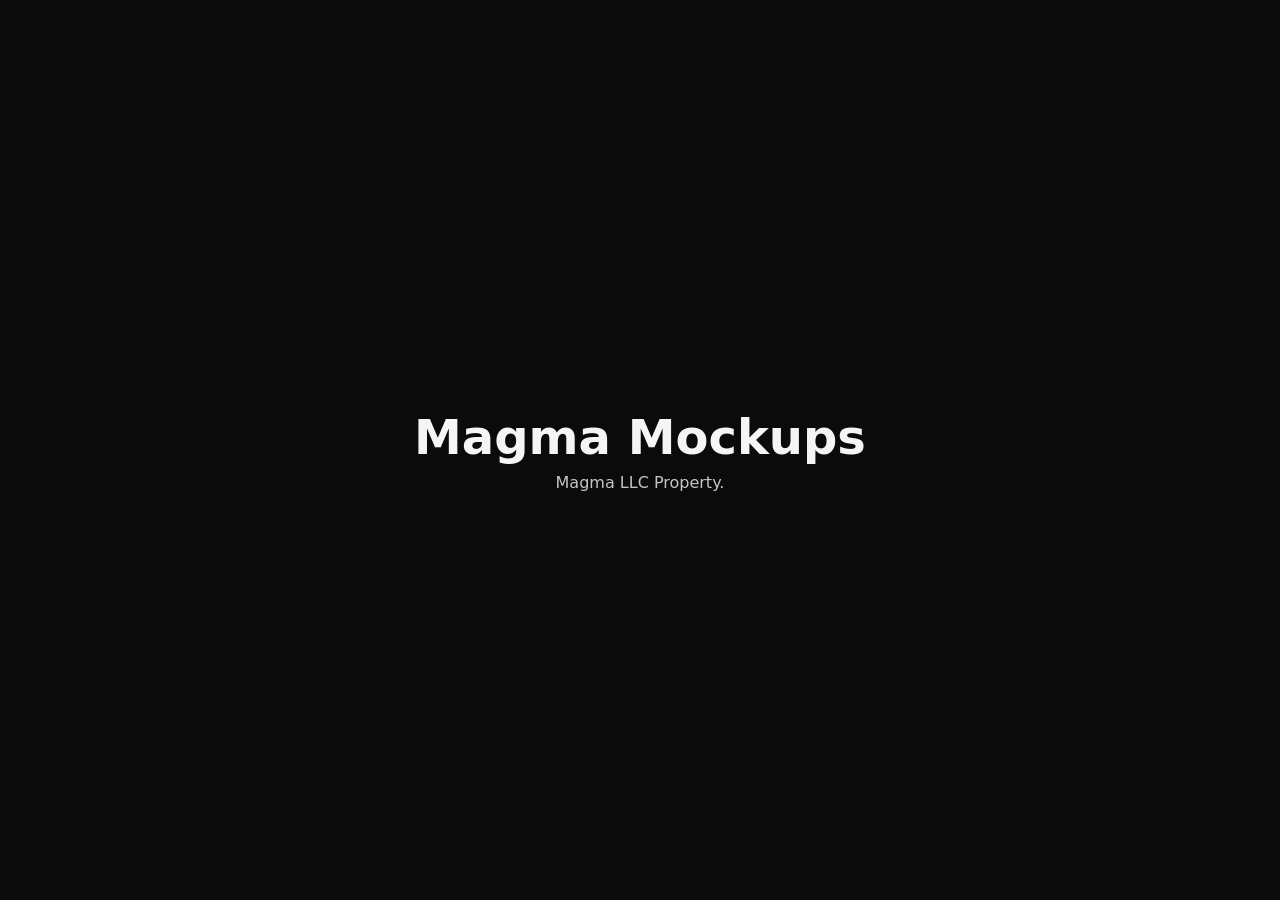
<file: index.html>
<!doctype html>
<html lang="en">
<head>
  <meta charset="utf-8">
  <meta name="viewport" content="width=device-width, initial-scale=1">
  <title>Magma Mockups</title>
  <meta name="robots" content="noindex">
  <style>
    :root { color-scheme: light dark; }
    body { font-family: system-ui, sans-serif; margin: 0; min-height: 100vh; display: grid; place-items: center; background: #0b0b0b; color: #f5f5f5; }
    main { text-align: center; padding: 2rem; }
    h1 { margin: 0 0 0.5rem; font-size: clamp(2rem, 5vw, 3rem); }
    p { margin: 0; opacity: 0.8; }
  </style>
</head>
<body>
  <main>
    <h1>Magma Mockups</h1>
    <p>Magma LLC Property.</p>
  </main>
</body>
</html>
</file>
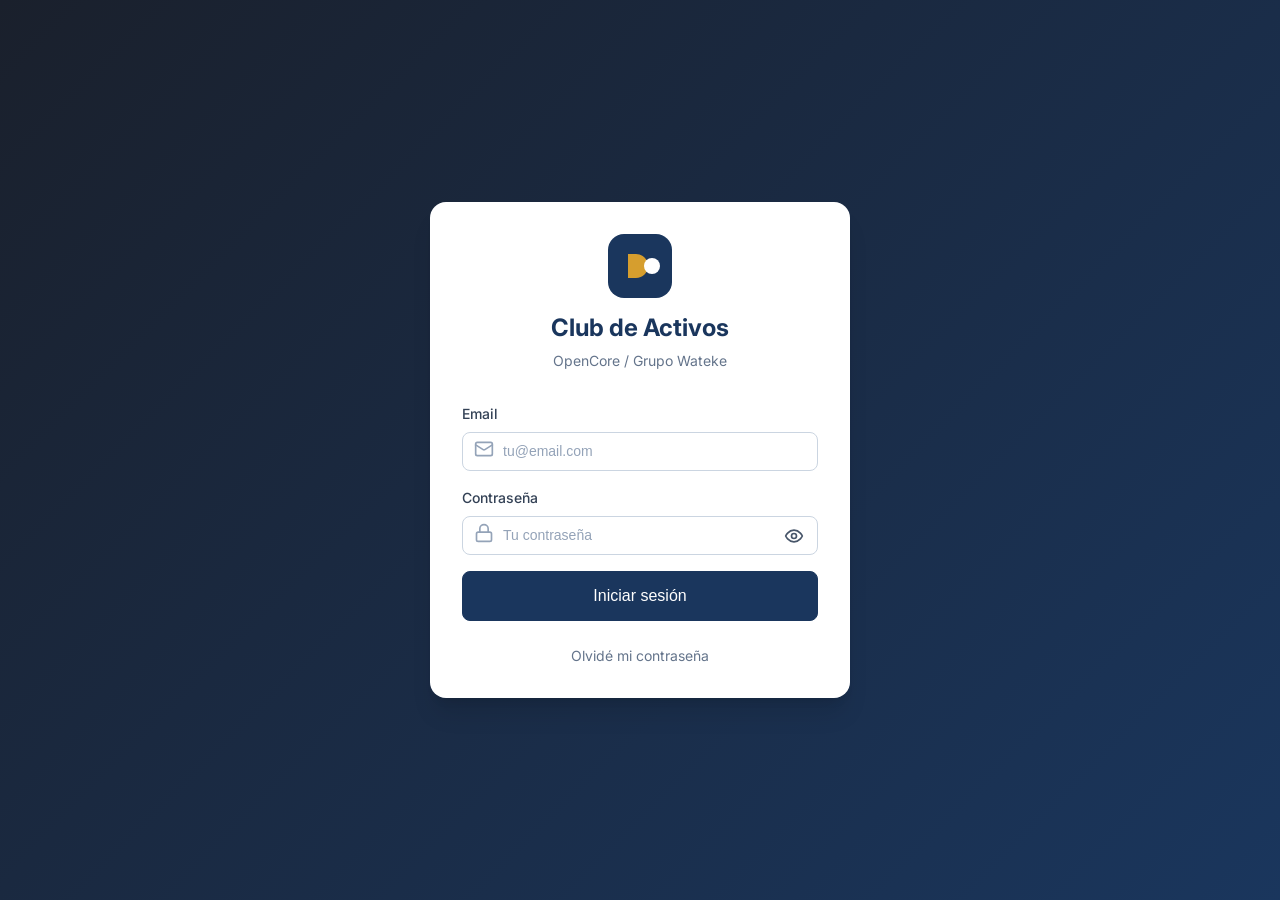
<file: wateke/club-de-activos/admin/login.html>
<!DOCTYPE html>
<html lang="es">
<head>
    <meta charset="UTF-8">
    <meta name="viewport" content="width=device-width, initial-scale=1.0">
    <meta name="description" content="Club de Activos - Plataforma de Gestión de Activos de Sponsoreo">
    <title>Iniciar Sesión | Club de Activos</title>
    <link rel="preconnect" href="https://fonts.googleapis.com">
    <link rel="preconnect" href="https://fonts.gstatic.com" crossorigin>
    <link href="https://fonts.googleapis.com/css2?family=Inter:wght@400;500;600;700&display=swap" rel="stylesheet">
    <link rel="stylesheet" href="../css/style.css">
</head>
<body>
    <div class="login-page">
        <div class="login-card">
            <div class="login-logo">
                <svg viewBox="0 0 64 64" fill="none" xmlns="http://www.w3.org/2000/svg">
                    <rect width="64" height="64" rx="16" fill="#1a365d"/>
                    <path d="M20 44V20h8c6.627 0 12 5.373 12 12s-5.373 12-12 12h-8z" fill="#d69e2e"/>
                    <circle cx="44" cy="32" r="8" fill="#fff"/>
                </svg>
                <span class="login-logo-text">Club de Activos</span>
                <span class="login-subtitle">OpenCore / Grupo Wateke</span>
            </div>

            <form class="login-form" id="loginForm">
                <div class="form-group">
                    <label class="form-label" for="email">Email</label>
                    <div class="input-group">
                        <span class="input-icon">
                            <svg xmlns="http://www.w3.org/2000/svg" width="20" height="20" viewBox="0 0 24 24" fill="none" stroke="currentColor" stroke-width="2" stroke-linecap="round" stroke-linejoin="round">
                                <rect width="20" height="16" x="2" y="4" rx="2"/>
                                <path d="m22 7-8.97 5.7a1.94 1.94 0 0 1-2.06 0L2 7"/>
                            </svg>
                        </span>
                        <input
                            type="email"
                            class="form-input"
                            id="email"
                            name="email"
                            placeholder="tu@email.com"
                            required
                            autocomplete="email"
                        >
                    </div>
                    <span class="form-error" id="emailError"></span>
                </div>

                <div class="form-group">
                    <label class="form-label" for="password">Contraseña</label>
                    <div class="input-group">
                        <span class="input-icon">
                            <svg xmlns="http://www.w3.org/2000/svg" width="20" height="20" viewBox="0 0 24 24" fill="none" stroke="currentColor" stroke-width="2" stroke-linecap="round" stroke-linejoin="round">
                                <rect width="18" height="11" x="3" y="11" rx="2" ry="2"/>
                                <path d="M7 11V7a5 5 0 0 1 10 0v4"/>
                            </svg>
                        </span>
                        <input
                            type="password"
                            class="form-input"
                            id="password"
                            name="password"
                            placeholder="Tu contraseña"
                            required
                            autocomplete="current-password"
                        >
                        <button type="button" class="btn btn-ghost btn-icon" id="togglePassword" style="position: absolute; right: 4px; top: 50%; transform: translateY(-50%);">
                            <svg xmlns="http://www.w3.org/2000/svg" width="20" height="20" viewBox="0 0 24 24" fill="none" stroke="currentColor" stroke-width="2" stroke-linecap="round" stroke-linejoin="round" id="eyeIcon">
                                <path d="M2 12s3-7 10-7 10 7 10 7-3 7-10 7-10-7-10-7Z"/>
                                <circle cx="12" cy="12" r="3"/>
                            </svg>
                        </button>
                    </div>
                    <span class="form-error" id="passwordError"></span>
                </div>

                <div id="loginError" class="form-error text-center mb-4" style="display: none;"></div>

                <button type="submit" class="btn btn-primary w-full btn-lg" id="submitBtn">
                    <span id="btnText">Iniciar sesión</span>
                    <span id="btnSpinner" class="spinner" style="display: none;"></span>
                </button>
            </form>

            <a href="#" class="login-forgot">Olvidé mi contraseña</a>
        </div>
    </div>

    <script src="../js/main.js"></script>
    <script>
        document.addEventListener('DOMContentLoaded', function() {
            const form = document.getElementById('loginForm');
            const emailInput = document.getElementById('email');
            const passwordInput = document.getElementById('password');
            const togglePassword = document.getElementById('togglePassword');
            const eyeIcon = document.getElementById('eyeIcon');
            const submitBtn = document.getElementById('submitBtn');
            const btnText = document.getElementById('btnText');
            const btnSpinner = document.getElementById('btnSpinner');
            const loginError = document.getElementById('loginError');

            // Toggle password visibility
            togglePassword.addEventListener('click', function() {
                const type = passwordInput.type === 'password' ? 'text' : 'password';
                passwordInput.type = type;

                // Update icon
                if (type === 'text') {
                    eyeIcon.innerHTML = '<path d="M9.88 9.88a3 3 0 1 0 4.24 4.24"/><path d="M10.73 5.08A10.43 10.43 0 0 1 12 5c7 0 10 7 10 7a13.16 13.16 0 0 1-1.67 2.68"/><path d="M6.61 6.61A13.526 13.526 0 0 0 2 12s3 7 10 7a9.74 9.74 0 0 0 5.39-1.61"/><line x1="2" x2="22" y1="2" y2="22"/>';
                } else {
                    eyeIcon.innerHTML = '<path d="M2 12s3-7 10-7 10 7 10 7-3 7-10 7-10-7-10-7Z"/><circle cx="12" cy="12" r="3"/>';
                }
            });

            // Form validation
            function validateEmail(email) {
                const re = /^[^\s@]+@[^\s@]+\.[^\s@]+$/;
                return re.test(email);
            }

            function showError(input, errorElement, message) {
                input.classList.add('error');
                errorElement.textContent = message;
            }

            function clearError(input, errorElement) {
                input.classList.remove('error');
                errorElement.textContent = '';
            }

            emailInput.addEventListener('blur', function() {
                const emailError = document.getElementById('emailError');
                if (!this.value) {
                    showError(this, emailError, 'El email es requerido');
                } else if (!validateEmail(this.value)) {
                    showError(this, emailError, 'Ingresá un email válido');
                } else {
                    clearError(this, emailError);
                }
            });

            passwordInput.addEventListener('blur', function() {
                const passwordError = document.getElementById('passwordError');
                if (!this.value) {
                    showError(this, passwordError, 'La contraseña es requerida');
                } else {
                    clearError(this, passwordError);
                }
            });

            // Form submission
            form.addEventListener('submit', function(e) {
                e.preventDefault();

                // Clear previous errors
                loginError.style.display = 'none';
                clearError(emailInput, document.getElementById('emailError'));
                clearError(passwordInput, document.getElementById('passwordError'));

                let hasError = false;

                if (!emailInput.value) {
                    showError(emailInput, document.getElementById('emailError'), 'El email es requerido');
                    hasError = true;
                } else if (!validateEmail(emailInput.value)) {
                    showError(emailInput, document.getElementById('emailError'), 'Ingresá un email válido');
                    hasError = true;
                }

                if (!passwordInput.value) {
                    showError(passwordInput, document.getElementById('passwordError'), 'La contraseña es requerida');
                    hasError = true;
                }

                if (hasError) return;

                // Show loading state
                submitBtn.disabled = true;
                btnText.style.display = 'none';
                btnSpinner.style.display = 'block';

                // Simulate API call
                setTimeout(function() {
                    // For demo purposes, accept any email with password "demo123"
                    if (passwordInput.value === 'demo123') {
                        // Redirect to dashboard
                        window.location.href = 'dashboard.html';
                    } else {
                        // Show error
                        loginError.textContent = 'Email o contraseña incorrectos';
                        loginError.style.display = 'block';
                        submitBtn.disabled = false;
                        btnText.style.display = 'block';
                        btnSpinner.style.display = 'none';
                    }
                }, 1500);
            });
        });
    </script>
</body>
</html>
</file>
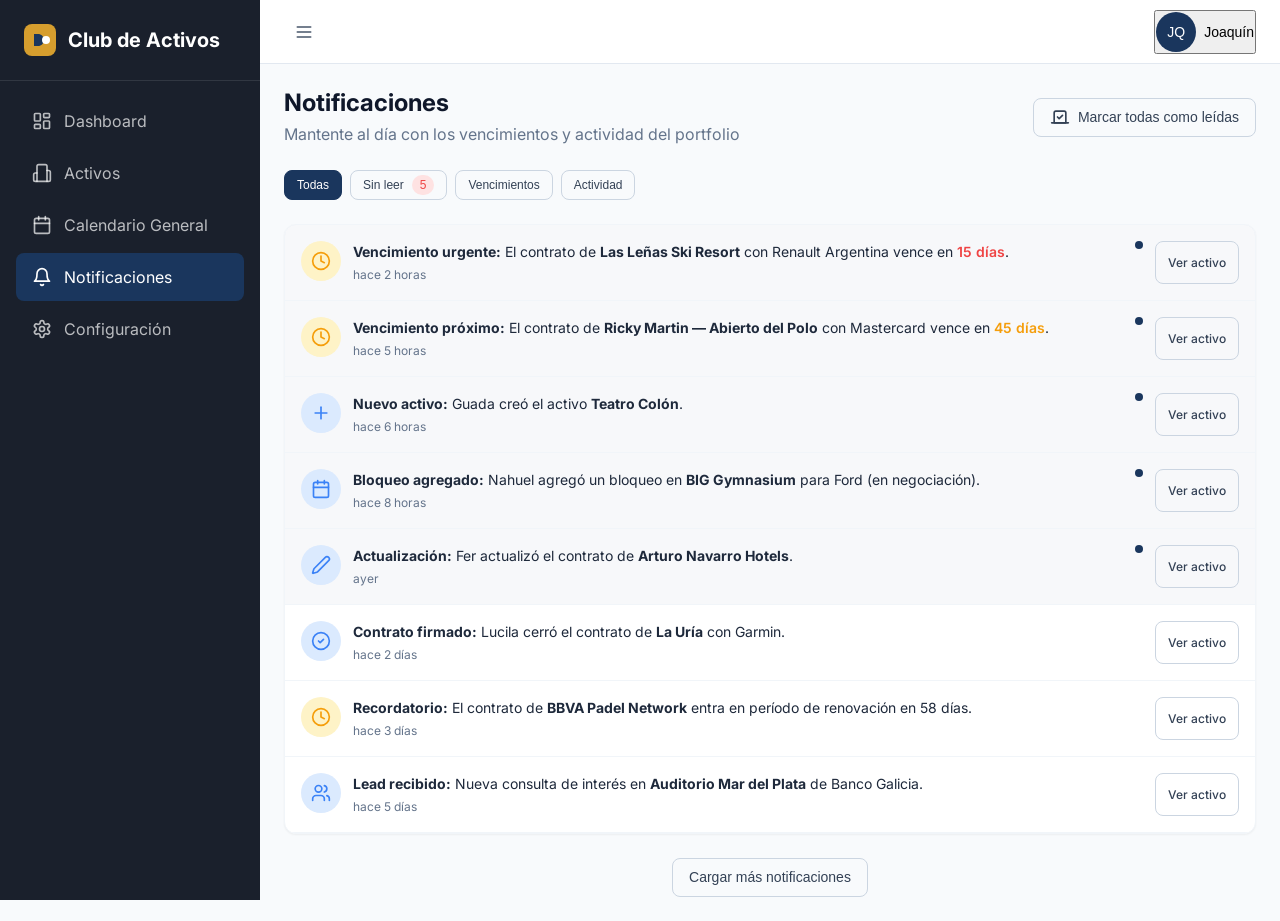
<file: wateke/club-de-activos/admin/notificaciones.html>
<!DOCTYPE html>
<html lang="es">
<head>
    <meta charset="UTF-8">
    <meta name="viewport" content="width=device-width, initial-scale=1.0">
    <meta name="description" content="Club de Activos - Notificaciones">
    <title>Notificaciones | Club de Activos</title>
    <link rel="preconnect" href="https://fonts.googleapis.com">
    <link rel="preconnect" href="https://fonts.gstatic.com" crossorigin>
    <link href="https://fonts.googleapis.com/css2?family=Inter:wght@400;500;600;700&display=swap" rel="stylesheet">
    <link rel="stylesheet" href="../css/style.css">
</head>
<body>
    <div class="admin-layout">
        <!-- Sidebar -->
        <aside class="sidebar" id="sidebar">
            <div class="sidebar-header">
                <a href="dashboard.html" class="sidebar-logo">
                    <svg viewBox="0 0 32 32" fill="none" xmlns="http://www.w3.org/2000/svg">
                        <rect width="32" height="32" rx="8" fill="#d69e2e"/>
                        <path d="M10 22V10h4c3.314 0 6 2.686 6 6s-2.686 6-6 6h-4z" fill="#1a365d"/>
                        <circle cx="22" cy="16" r="4" fill="#fff"/>
                    </svg>
                    <span>Club de Activos</span>
                </a>
            </div>

            <nav class="sidebar-nav">
                <a href="dashboard.html" class="nav-item">
                    <svg xmlns="http://www.w3.org/2000/svg" width="20" height="20" viewBox="0 0 24 24" fill="none" stroke="currentColor" stroke-width="2" stroke-linecap="round" stroke-linejoin="round">
                        <rect width="7" height="9" x="3" y="3" rx="1"/>
                        <rect width="7" height="5" x="14" y="3" rx="1"/>
                        <rect width="7" height="9" x="14" y="12" rx="1"/>
                        <rect width="7" height="5" x="3" y="16" rx="1"/>
                    </svg>
                    <span>Dashboard</span>
                </a>
                <a href="activos/index.html" class="nav-item">
                    <svg xmlns="http://www.w3.org/2000/svg" width="20" height="20" viewBox="0 0 24 24" fill="none" stroke="currentColor" stroke-width="2" stroke-linecap="round" stroke-linejoin="round">
                        <path d="M6 22V4a2 2 0 0 1 2-2h8a2 2 0 0 1 2 2v18Z"/>
                        <path d="M6 12H4a2 2 0 0 0-2 2v6a2 2 0 0 0 2 2h2"/>
                        <path d="M18 9h2a2 2 0 0 1 2 2v9a2 2 0 0 1-2 2h-2"/>
                    </svg>
                    <span>Activos</span>
                </a>
                <a href="#" class="nav-item">
                    <svg xmlns="http://www.w3.org/2000/svg" width="20" height="20" viewBox="0 0 24 24" fill="none" stroke="currentColor" stroke-width="2" stroke-linecap="round" stroke-linejoin="round">
                        <path d="M8 2v4"/>
                        <path d="M16 2v4"/>
                        <rect width="18" height="18" x="3" y="4" rx="2"/>
                        <path d="M3 10h18"/>
                    </svg>
                    <span>Calendario General</span>
                </a>
                <a href="notificaciones.html" class="nav-item active">
                    <svg xmlns="http://www.w3.org/2000/svg" width="20" height="20" viewBox="0 0 24 24" fill="none" stroke="currentColor" stroke-width="2" stroke-linecap="round" stroke-linejoin="round">
                        <path d="M6 8a6 6 0 0 1 12 0c0 7 3 9 3 9H3s3-2 3-9"/>
                        <path d="M10.3 21a1.94 1.94 0 0 0 3.4 0"/>
                    </svg>
                    <span>Notificaciones</span>
                </a>
                <a href="#" class="nav-item">
                    <svg xmlns="http://www.w3.org/2000/svg" width="20" height="20" viewBox="0 0 24 24" fill="none" stroke="currentColor" stroke-width="2" stroke-linecap="round" stroke-linejoin="round">
                        <path d="M12.22 2h-.44a2 2 0 0 0-2 2v.18a2 2 0 0 1-1 1.73l-.43.25a2 2 0 0 1-2 0l-.15-.08a2 2 0 0 0-2.73.73l-.22.38a2 2 0 0 0 .73 2.73l.15.1a2 2 0 0 1 1 1.72v.51a2 2 0 0 1-1 1.74l-.15.09a2 2 0 0 0-.73 2.73l.22.38a2 2 0 0 0 2.73.73l.15-.08a2 2 0 0 1 2 0l.43.25a2 2 0 0 1 1 1.73V20a2 2 0 0 0 2 2h.44a2 2 0 0 0 2-2v-.18a2 2 0 0 1 1-1.73l.43-.25a2 2 0 0 1 2 0l.15.08a2 2 0 0 0 2.73-.73l.22-.39a2 2 0 0 0-.73-2.73l-.15-.08a2 2 0 0 1-1-1.74v-.5a2 2 0 0 1 1-1.74l.15-.09a2 2 0 0 0 .73-2.73l-.22-.38a2 2 0 0 0-2.73-.73l-.15.08a2 2 0 0 1-2 0l-.43-.25a2 2 0 0 1-1-1.73V4a2 2 0 0 0-2-2z"/>
                        <circle cx="12" cy="12" r="3"/>
                    </svg>
                    <span>Configuración</span>
                </a>
            </nav>
        </aside>

        <!-- Main Content -->
        <div class="main-content">
            <!-- Header -->
            <header class="header">
                <div class="header-left">
                    <button class="btn btn-ghost btn-icon" id="menuToggle">
                        <svg xmlns="http://www.w3.org/2000/svg" width="20" height="20" viewBox="0 0 24 24" fill="none" stroke="currentColor" stroke-width="2" stroke-linecap="round" stroke-linejoin="round">
                            <line x1="4" x2="20" y1="12" y2="12"/>
                            <line x1="4" x2="20" y1="6" y2="6"/>
                            <line x1="4" x2="20" y1="18" y2="18"/>
                        </svg>
                    </button>
                </div>
                <div class="header-right">
                    <div class="dropdown">
                        <button class="flex items-center gap-2">
                            <div class="avatar">JQ</div>
                            <span class="text-sm font-medium">Joaquín</span>
                        </button>
                    </div>
                </div>
            </header>

            <!-- Page Content -->
            <main class="page-content">
                <div class="page-header flex justify-between items-center">
                    <div>
                        <h1 class="page-title">Notificaciones</h1>
                        <p class="page-subtitle">Mantente al día con los vencimientos y actividad del portfolio</p>
                    </div>
                    <button class="btn btn-outline">
                        <svg xmlns="http://www.w3.org/2000/svg" width="20" height="20" viewBox="0 0 24 24" fill="none" stroke="currentColor" stroke-width="2" stroke-linecap="round" stroke-linejoin="round">
                            <path d="m9 12 2 2 4-4"/>
                            <path d="M5 7c0-1.1.9-2 2-2h10a2 2 0 0 1 2 2v12H5V7Z"/>
                            <path d="M22 19H2"/>
                        </svg>
                        Marcar todas como leídas
                    </button>
                </div>

                <!-- Filter Tabs -->
                <div class="flex gap-2 mb-6">
                    <button class="btn btn-sm btn-primary">Todas</button>
                    <button class="btn btn-sm btn-outline">Sin leer <span class="badge badge-danger ml-1">5</span></button>
                    <button class="btn btn-sm btn-outline">Vencimientos</button>
                    <button class="btn btn-sm btn-outline">Actividad</button>
                </div>

                <!-- Notifications List -->
                <div class="card">
                    <div class="notification-list">
                        <!-- Unread - Urgent -->
                        <div class="notification-item unread">
                            <div class="notification-icon warning">
                                <svg xmlns="http://www.w3.org/2000/svg" width="20" height="20" viewBox="0 0 24 24" fill="none" stroke="currentColor" stroke-width="2" stroke-linecap="round" stroke-linejoin="round">
                                    <circle cx="12" cy="12" r="10"/>
                                    <polyline points="12 6 12 12 16 14"/>
                                </svg>
                            </div>
                            <div class="notification-content">
                                <div class="notification-message">
                                    <strong>Vencimiento urgente:</strong> El contrato de <strong>Las Leñas Ski Resort</strong> con Renault Argentina vence en <span class="text-danger font-semibold">15 días</span>.
                                </div>
                                <div class="notification-time">hace 2 horas</div>
                            </div>
                            <div class="notification-dot"></div>
                            <a href="activos/detalle.html" class="btn btn-sm btn-outline">Ver activo</a>
                        </div>

                        <!-- Unread -->
                        <div class="notification-item unread">
                            <div class="notification-icon warning">
                                <svg xmlns="http://www.w3.org/2000/svg" width="20" height="20" viewBox="0 0 24 24" fill="none" stroke="currentColor" stroke-width="2" stroke-linecap="round" stroke-linejoin="round">
                                    <circle cx="12" cy="12" r="10"/>
                                    <polyline points="12 6 12 12 16 14"/>
                                </svg>
                            </div>
                            <div class="notification-content">
                                <div class="notification-message">
                                    <strong>Vencimiento próximo:</strong> El contrato de <strong>Ricky Martin — Abierto del Polo</strong> con Mastercard vence en <span class="text-warning font-semibold">45 días</span>.
                                </div>
                                <div class="notification-time">hace 5 horas</div>
                            </div>
                            <div class="notification-dot"></div>
                            <a href="activos/detalle.html" class="btn btn-sm btn-outline">Ver activo</a>
                        </div>

                        <!-- Unread -->
                        <div class="notification-item unread">
                            <div class="notification-icon info">
                                <svg xmlns="http://www.w3.org/2000/svg" width="20" height="20" viewBox="0 0 24 24" fill="none" stroke="currentColor" stroke-width="2" stroke-linecap="round" stroke-linejoin="round">
                                    <path d="M12 5v14"/>
                                    <path d="M5 12h14"/>
                                </svg>
                            </div>
                            <div class="notification-content">
                                <div class="notification-message">
                                    <strong>Nuevo activo:</strong> Guada creó el activo <strong>Teatro Colón</strong>.
                                </div>
                                <div class="notification-time">hace 6 horas</div>
                            </div>
                            <div class="notification-dot"></div>
                            <a href="activos/detalle.html" class="btn btn-sm btn-outline">Ver activo</a>
                        </div>

                        <!-- Unread -->
                        <div class="notification-item unread">
                            <div class="notification-icon info">
                                <svg xmlns="http://www.w3.org/2000/svg" width="20" height="20" viewBox="0 0 24 24" fill="none" stroke="currentColor" stroke-width="2" stroke-linecap="round" stroke-linejoin="round">
                                    <rect width="18" height="18" x="3" y="4" rx="2" ry="2"/>
                                    <line x1="16" x2="16" y1="2" y2="6"/>
                                    <line x1="8" x2="8" y1="2" y2="6"/>
                                    <line x1="3" x2="21" y1="10" y2="10"/>
                                </svg>
                            </div>
                            <div class="notification-content">
                                <div class="notification-message">
                                    <strong>Bloqueo agregado:</strong> Nahuel agregó un bloqueo en <strong>BIG Gymnasium</strong> para Ford (en negociación).
                                </div>
                                <div class="notification-time">hace 8 horas</div>
                            </div>
                            <div class="notification-dot"></div>
                            <a href="activos/detalle.html" class="btn btn-sm btn-outline">Ver activo</a>
                        </div>

                        <!-- Unread -->
                        <div class="notification-item unread">
                            <div class="notification-icon info">
                                <svg xmlns="http://www.w3.org/2000/svg" width="20" height="20" viewBox="0 0 24 24" fill="none" stroke="currentColor" stroke-width="2" stroke-linecap="round" stroke-linejoin="round">
                                    <path d="M21.174 6.812a1 1 0 0 0-3.986-3.987L3.842 16.174a2 2 0 0 0-.5.83l-1.321 4.352a.5.5 0 0 0 .623.622l4.353-1.32a2 2 0 0 0 .83-.497z"/>
                                </svg>
                            </div>
                            <div class="notification-content">
                                <div class="notification-message">
                                    <strong>Actualización:</strong> Fer actualizó el contrato de <strong>Arturo Navarro Hotels</strong>.
                                </div>
                                <div class="notification-time">ayer</div>
                            </div>
                            <div class="notification-dot"></div>
                            <a href="activos/detalle.html" class="btn btn-sm btn-outline">Ver activo</a>
                        </div>

                        <!-- Read -->
                        <div class="notification-item">
                            <div class="notification-icon info">
                                <svg xmlns="http://www.w3.org/2000/svg" width="20" height="20" viewBox="0 0 24 24" fill="none" stroke="currentColor" stroke-width="2" stroke-linecap="round" stroke-linejoin="round">
                                    <circle cx="12" cy="12" r="10"/>
                                    <path d="m9 12 2 2 4-4"/>
                                </svg>
                            </div>
                            <div class="notification-content">
                                <div class="notification-message">
                                    <strong>Contrato firmado:</strong> Lucila cerró el contrato de <strong>La Uría</strong> con Garmin.
                                </div>
                                <div class="notification-time">hace 2 días</div>
                            </div>
                            <a href="activos/detalle.html" class="btn btn-sm btn-outline">Ver activo</a>
                        </div>

                        <!-- Read -->
                        <div class="notification-item">
                            <div class="notification-icon warning">
                                <svg xmlns="http://www.w3.org/2000/svg" width="20" height="20" viewBox="0 0 24 24" fill="none" stroke="currentColor" stroke-width="2" stroke-linecap="round" stroke-linejoin="round">
                                    <circle cx="12" cy="12" r="10"/>
                                    <polyline points="12 6 12 12 16 14"/>
                                </svg>
                            </div>
                            <div class="notification-content">
                                <div class="notification-message">
                                    <strong>Recordatorio:</strong> El contrato de <strong>BBVA Padel Network</strong> entra en período de renovación en 58 días.
                                </div>
                                <div class="notification-time">hace 3 días</div>
                            </div>
                            <a href="activos/detalle.html" class="btn btn-sm btn-outline">Ver activo</a>
                        </div>

                        <!-- Read -->
                        <div class="notification-item">
                            <div class="notification-icon info">
                                <svg xmlns="http://www.w3.org/2000/svg" width="20" height="20" viewBox="0 0 24 24" fill="none" stroke="currentColor" stroke-width="2" stroke-linecap="round" stroke-linejoin="round">
                                    <path d="M16 21v-2a4 4 0 0 0-4-4H6a4 4 0 0 0-4 4v2"/>
                                    <circle cx="9" cy="7" r="4"/>
                                    <path d="M22 21v-2a4 4 0 0 0-3-3.87"/>
                                    <path d="M16 3.13a4 4 0 0 1 0 7.75"/>
                                </svg>
                            </div>
                            <div class="notification-content">
                                <div class="notification-message">
                                    <strong>Lead recibido:</strong> Nueva consulta de interés en <strong>Auditorio Mar del Plata</strong> de Banco Galicia.
                                </div>
                                <div class="notification-time">hace 5 días</div>
                            </div>
                            <a href="activos/detalle.html" class="btn btn-sm btn-outline">Ver activo</a>
                        </div>
                    </div>
                </div>

                <!-- Load More -->
                <div class="text-center mt-6">
                    <button class="btn btn-outline">Cargar más notificaciones</button>
                </div>
            </main>
        </div>
    </div>

    <script src="../js/main.js"></script>
</body>
</html>
</file>
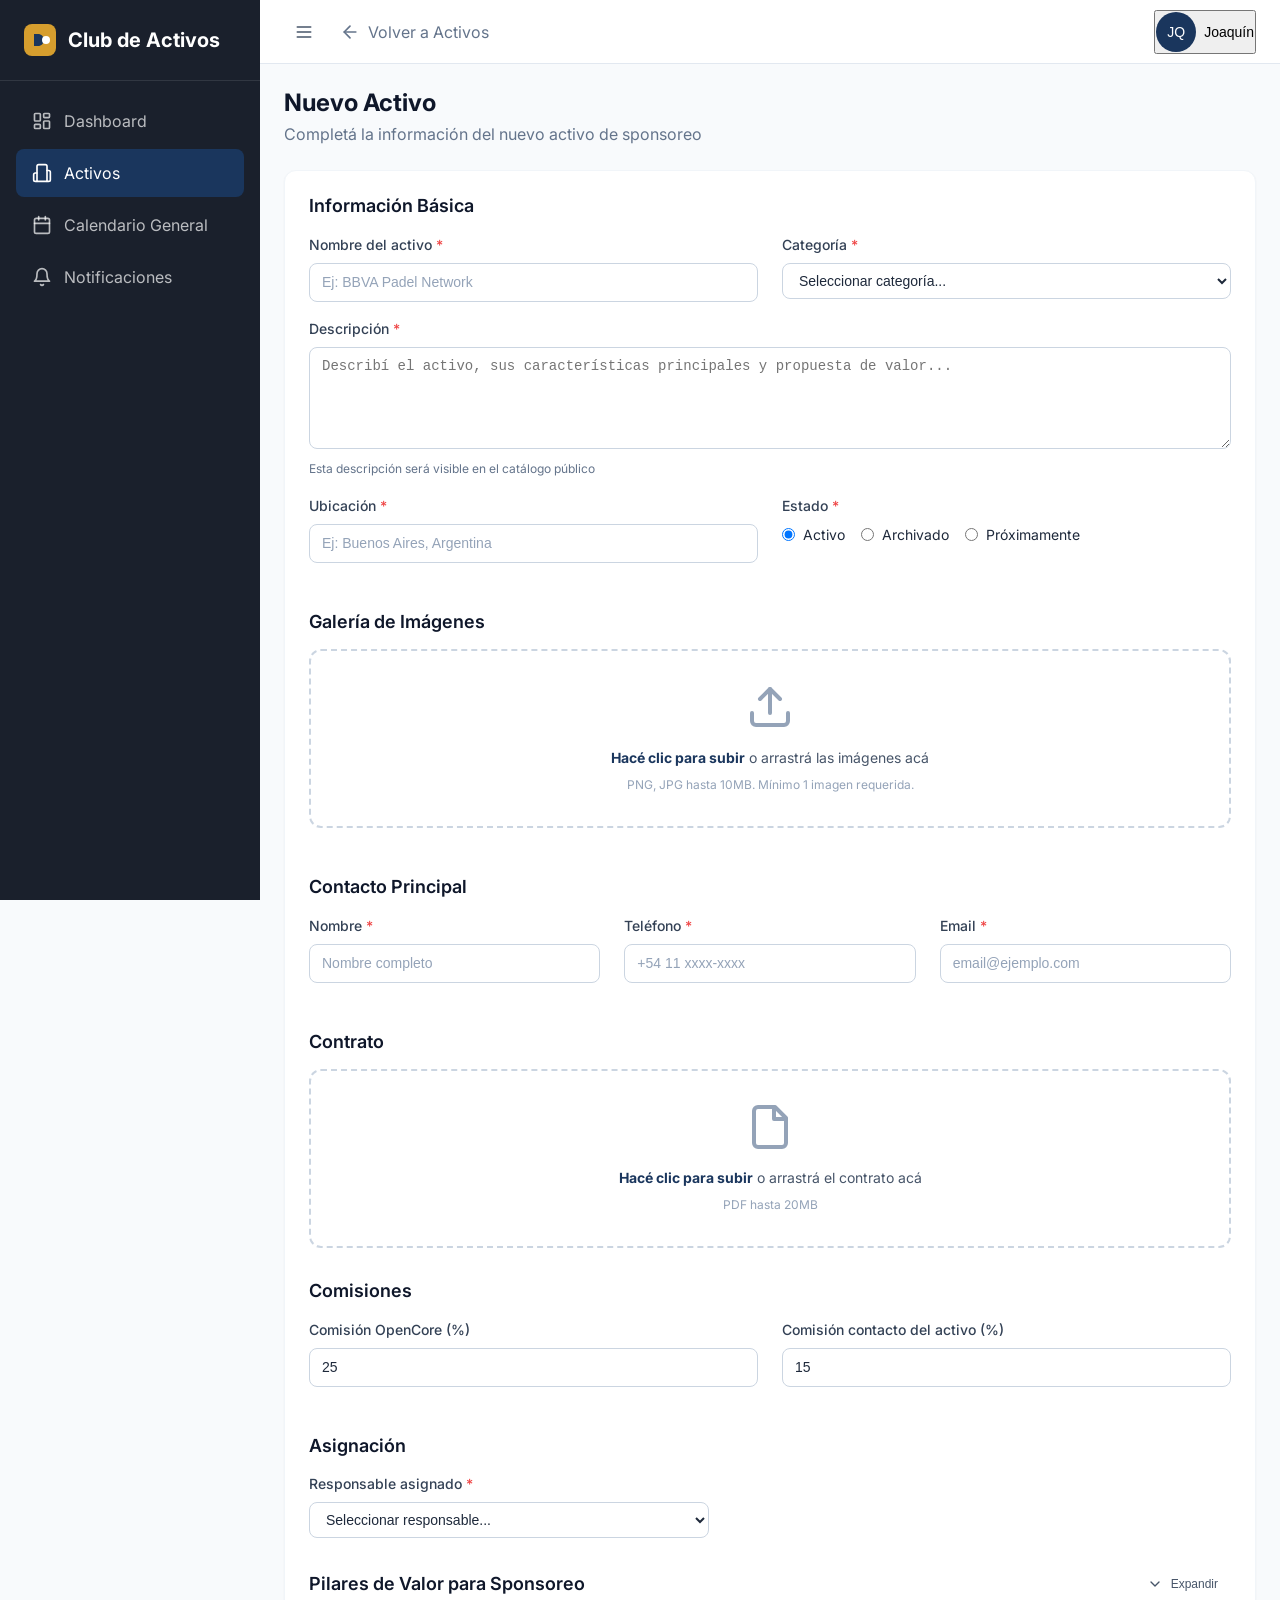
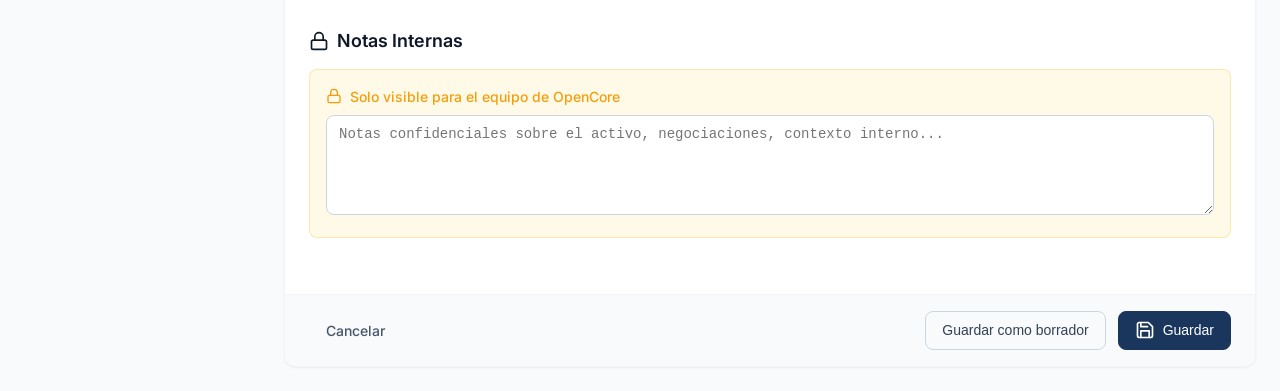
<file: wateke/club-de-activos/admin/activos/nuevo.html>
<!DOCTYPE html>
<html lang="es">
<head>
    <meta charset="UTF-8">
    <meta name="viewport" content="width=device-width, initial-scale=1.0">
    <meta name="description" content="Club de Activos - Crear Nuevo Activo">
    <title>Nuevo Activo | Club de Activos</title>
    <link rel="preconnect" href="https://fonts.googleapis.com">
    <link rel="preconnect" href="https://fonts.gstatic.com" crossorigin>
    <link href="https://fonts.googleapis.com/css2?family=Inter:wght@400;500;600;700&display=swap" rel="stylesheet">
    <link rel="stylesheet" href="../../css/style.css">
</head>
<body>
    <div class="admin-layout">
        <!-- Sidebar -->
        <aside class="sidebar" id="sidebar">
            <div class="sidebar-header">
                <a href="../dashboard.html" class="sidebar-logo">
                    <svg viewBox="0 0 32 32" fill="none" xmlns="http://www.w3.org/2000/svg">
                        <rect width="32" height="32" rx="8" fill="#d69e2e"/>
                        <path d="M10 22V10h4c3.314 0 6 2.686 6 6s-2.686 6-6 6h-4z" fill="#1a365d"/>
                        <circle cx="22" cy="16" r="4" fill="#fff"/>
                    </svg>
                    <span>Club de Activos</span>
                </a>
            </div>

            <nav class="sidebar-nav">
                <a href="../dashboard.html" class="nav-item">
                    <svg xmlns="http://www.w3.org/2000/svg" width="20" height="20" viewBox="0 0 24 24" fill="none" stroke="currentColor" stroke-width="2" stroke-linecap="round" stroke-linejoin="round">
                        <rect width="7" height="9" x="3" y="3" rx="1"/>
                        <rect width="7" height="5" x="14" y="3" rx="1"/>
                        <rect width="7" height="9" x="14" y="12" rx="1"/>
                        <rect width="7" height="5" x="3" y="16" rx="1"/>
                    </svg>
                    <span>Dashboard</span>
                </a>
                <a href="index.html" class="nav-item active">
                    <svg xmlns="http://www.w3.org/2000/svg" width="20" height="20" viewBox="0 0 24 24" fill="none" stroke="currentColor" stroke-width="2" stroke-linecap="round" stroke-linejoin="round">
                        <path d="M6 22V4a2 2 0 0 1 2-2h8a2 2 0 0 1 2 2v18Z"/>
                        <path d="M6 12H4a2 2 0 0 0-2 2v6a2 2 0 0 0 2 2h2"/>
                        <path d="M18 9h2a2 2 0 0 1 2 2v9a2 2 0 0 1-2 2h-2"/>
                    </svg>
                    <span>Activos</span>
                </a>
                <a href="#" class="nav-item">
                    <svg xmlns="http://www.w3.org/2000/svg" width="20" height="20" viewBox="0 0 24 24" fill="none" stroke="currentColor" stroke-width="2" stroke-linecap="round" stroke-linejoin="round">
                        <path d="M8 2v4"/>
                        <path d="M16 2v4"/>
                        <rect width="18" height="18" x="3" y="4" rx="2"/>
                        <path d="M3 10h18"/>
                    </svg>
                    <span>Calendario General</span>
                </a>
                <a href="../notificaciones.html" class="nav-item">
                    <svg xmlns="http://www.w3.org/2000/svg" width="20" height="20" viewBox="0 0 24 24" fill="none" stroke="currentColor" stroke-width="2" stroke-linecap="round" stroke-linejoin="round">
                        <path d="M6 8a6 6 0 0 1 12 0c0 7 3 9 3 9H3s3-2 3-9"/>
                        <path d="M10.3 21a1.94 1.94 0 0 0 3.4 0"/>
                    </svg>
                    <span>Notificaciones</span>
                </a>
            </nav>
        </aside>

        <!-- Main Content -->
        <div class="main-content">
            <!-- Header -->
            <header class="header">
                <div class="header-left">
                    <button class="btn btn-ghost btn-icon" id="menuToggle">
                        <svg xmlns="http://www.w3.org/2000/svg" width="20" height="20" viewBox="0 0 24 24" fill="none" stroke="currentColor" stroke-width="2" stroke-linecap="round" stroke-linejoin="round">
                            <line x1="4" x2="20" y1="12" y2="12"/>
                            <line x1="4" x2="20" y1="6" y2="6"/>
                            <line x1="4" x2="20" y1="18" y2="18"/>
                        </svg>
                    </button>
                    <a href="index.html" class="flex items-center gap-2 text-muted">
                        <svg xmlns="http://www.w3.org/2000/svg" width="20" height="20" viewBox="0 0 24 24" fill="none" stroke="currentColor" stroke-width="2" stroke-linecap="round" stroke-linejoin="round">
                            <path d="m12 19-7-7 7-7"/>
                            <path d="M19 12H5"/>
                        </svg>
                        Volver a Activos
                    </a>
                </div>
                <div class="header-right">
                    <div class="dropdown">
                        <button class="flex items-center gap-2">
                            <div class="avatar">JQ</div>
                            <span class="text-sm font-medium">Joaquín</span>
                        </button>
                    </div>
                </div>
            </header>

            <!-- Page Content -->
            <main class="page-content">
                <div class="page-header">
                    <h1 class="page-title">Nuevo Activo</h1>
                    <p class="page-subtitle">Completá la información del nuevo activo de sponsoreo</p>
                </div>

                <form id="assetForm" class="card">
                    <div class="card-body">
                        <!-- Información Básica -->
                        <section class="mb-8">
                            <h2 class="text-lg font-semibold mb-4">Información Básica</h2>
                            <div class="grid grid-cols-2 gap-6">
                                <div class="form-group">
                                    <label class="form-label required" for="nombre">Nombre del activo</label>
                                    <input type="text" class="form-input" id="nombre" name="nombre" placeholder="Ej: BBVA Padel Network" required>
                                </div>
                                <div class="form-group">
                                    <label class="form-label required" for="categoria">Categoría</label>
                                    <select class="form-select" id="categoria" name="categoria" required>
                                        <option value="">Seleccionar categoría...</option>
                                        <option value="deportes">Deportes</option>
                                        <option value="naturaleza">Naturaleza/Outdoor</option>
                                        <option value="hoteleria">Hotelería</option>
                                        <option value="eventos">Eventos en Vivo</option>
                                        <option value="cultural">Cultural</option>
                                        <option value="otro">Otro</option>
                                    </select>
                                </div>
                            </div>

                            <div class="form-group">
                                <label class="form-label required" for="descripcion">Descripción</label>
                                <textarea class="form-textarea" id="descripcion" name="descripcion" rows="4" placeholder="Describí el activo, sus características principales y propuesta de valor..." required></textarea>
                                <span class="form-help">Esta descripción será visible en el catálogo público</span>
                            </div>

                            <div class="grid grid-cols-2 gap-6">
                                <div class="form-group">
                                    <label class="form-label required" for="ubicacion">Ubicación</label>
                                    <input type="text" class="form-input" id="ubicacion" name="ubicacion" placeholder="Ej: Buenos Aires, Argentina" required>
                                </div>
                                <div class="form-group">
                                    <label class="form-label required">Estado</label>
                                    <div class="flex gap-4 mt-2">
                                        <label class="flex items-center gap-2">
                                            <input type="radio" name="estado" value="activo" checked>
                                            <span class="text-sm">Activo</span>
                                        </label>
                                        <label class="flex items-center gap-2">
                                            <input type="radio" name="estado" value="archivado">
                                            <span class="text-sm">Archivado</span>
                                        </label>
                                        <label class="flex items-center gap-2">
                                            <input type="radio" name="estado" value="proximamente">
                                            <span class="text-sm">Próximamente</span>
                                        </label>
                                    </div>
                                </div>
                            </div>
                        </section>

                        <!-- Galería de Imágenes -->
                        <section class="mb-8">
                            <h2 class="text-lg font-semibold mb-4">Galería de Imágenes</h2>
                            <div class="upload-zone" id="imageUploadZone">
                                <div class="upload-icon">
                                    <svg xmlns="http://www.w3.org/2000/svg" width="48" height="48" viewBox="0 0 24 24" fill="none" stroke="currentColor" stroke-width="2" stroke-linecap="round" stroke-linejoin="round">
                                        <path d="M21 15v4a2 2 0 0 1-2 2H5a2 2 0 0 1-2-2v-4"/>
                                        <polyline points="17 8 12 3 7 8"/>
                                        <line x1="12" x2="12" y1="3" y2="15"/>
                                    </svg>
                                </div>
                                <p class="upload-text"><strong>Hacé clic para subir</strong> o arrastrá las imágenes acá</p>
                                <p class="upload-hint">PNG, JPG hasta 10MB. Mínimo 1 imagen requerida.</p>
                            </div>
                            <div class="upload-preview mt-4" id="imagePreview">
                                <!-- Preview images will appear here -->
                            </div>
                            <input type="file" id="imageInput" multiple accept="image/*" style="display: none;">
                        </section>

                        <!-- Contacto Principal -->
                        <section class="mb-8">
                            <h2 class="text-lg font-semibold mb-4">Contacto Principal</h2>
                            <div class="grid grid-cols-3 gap-6">
                                <div class="form-group">
                                    <label class="form-label required" for="contactoNombre">Nombre</label>
                                    <input type="text" class="form-input" id="contactoNombre" name="contactoNombre" placeholder="Nombre completo" required>
                                </div>
                                <div class="form-group">
                                    <label class="form-label required" for="contactoTelefono">Teléfono</label>
                                    <input type="tel" class="form-input" id="contactoTelefono" name="contactoTelefono" placeholder="+54 11 xxxx-xxxx" required>
                                </div>
                                <div class="form-group">
                                    <label class="form-label required" for="contactoEmail">Email</label>
                                    <input type="email" class="form-input" id="contactoEmail" name="contactoEmail" placeholder="email@ejemplo.com" required>
                                </div>
                            </div>
                        </section>

                        <!-- Contrato -->
                        <section class="mb-8">
                            <h2 class="text-lg font-semibold mb-4">Contrato</h2>
                            <div class="upload-zone" id="contractUploadZone">
                                <div class="upload-icon">
                                    <svg xmlns="http://www.w3.org/2000/svg" width="48" height="48" viewBox="0 0 24 24" fill="none" stroke="currentColor" stroke-width="2" stroke-linecap="round" stroke-linejoin="round">
                                        <path d="M14.5 2H6a2 2 0 0 0-2 2v16a2 2 0 0 0 2 2h12a2 2 0 0 0 2-2V7.5L14.5 2z"/>
                                        <polyline points="14 2 14 8 20 8"/>
                                    </svg>
                                </div>
                                <p class="upload-text"><strong>Hacé clic para subir</strong> o arrastrá el contrato acá</p>
                                <p class="upload-hint">PDF hasta 20MB</p>
                            </div>
                            <input type="file" id="contractInput" accept=".pdf" style="display: none;">
                        </section>

                        <!-- Comisiones -->
                        <section class="mb-8">
                            <h2 class="text-lg font-semibold mb-4">Comisiones</h2>
                            <div class="grid grid-cols-2 gap-6">
                                <div class="form-group">
                                    <label class="form-label" for="comisionOpencore">Comisión OpenCore (%)</label>
                                    <input type="number" class="form-input" id="comisionOpencore" name="comisionOpencore" value="25" min="0" max="100">
                                </div>
                                <div class="form-group">
                                    <label class="form-label" for="comisionContacto">Comisión contacto del activo (%)</label>
                                    <input type="number" class="form-input" id="comisionContacto" name="comisionContacto" value="15" min="0" max="100">
                                </div>
                            </div>
                        </section>

                        <!-- Asignación -->
                        <section class="mb-8">
                            <h2 class="text-lg font-semibold mb-4">Asignación</h2>
                            <div class="form-group" style="max-width: 400px;">
                                <label class="form-label required" for="responsable">Responsable asignado</label>
                                <select class="form-select" id="responsable" name="responsable" required>
                                    <option value="">Seleccionar responsable...</option>
                                    <option value="joaquin">Joaquín</option>
                                    <option value="guada">Guada</option>
                                    <option value="nahuel">Nahuel</option>
                                    <option value="fer">Fer</option>
                                    <option value="lucila">Lucila</option>
                                </select>
                            </div>
                        </section>

                        <!-- Pilares de Valor -->
                        <section class="mb-8">
                            <div class="flex items-center justify-between mb-4">
                                <h2 class="text-lg font-semibold">Pilares de Valor para Sponsoreo</h2>
                                <button type="button" class="btn btn-ghost btn-sm" id="togglePilares">
                                    <svg xmlns="http://www.w3.org/2000/svg" width="16" height="16" viewBox="0 0 24 24" fill="none" stroke="currentColor" stroke-width="2" stroke-linecap="round" stroke-linejoin="round" id="pilaresIcon">
                                        <path d="m6 9 6 6 6-6"/>
                                    </svg>
                                    Expandir
                                </button>
                            </div>
                            <div id="pilaresContent" class="hidden">
                                <div class="grid grid-cols-2 gap-6">
                                    <div class="form-group">
                                        <label class="form-label flex items-center gap-2" for="pilarBranding">
                                            <svg xmlns="http://www.w3.org/2000/svg" width="16" height="16" viewBox="0 0 24 24" fill="none" stroke="#3b82f6" stroke-width="2" stroke-linecap="round" stroke-linejoin="round">
                                                <path d="m3 11 18-5v12L3 14v-3z"/>
                                                <path d="M11.6 16.8a3 3 0 1 1-5.8-1.6"/>
                                            </svg>
                                            Branding / Comunicación
                                        </label>
                                        <textarea class="form-textarea" id="pilarBranding" name="pilarBranding" rows="3" placeholder="Describí las oportunidades de branding y comunicación..."></textarea>
                                    </div>
                                    <div class="form-group">
                                        <label class="form-label flex items-center gap-2" for="pilarMonetizacion">
                                            <svg xmlns="http://www.w3.org/2000/svg" width="16" height="16" viewBox="0 0 24 24" fill="none" stroke="#10b981" stroke-width="2" stroke-linecap="round" stroke-linejoin="round">
                                                <path d="M3 3v18h18"/>
                                                <path d="m19 9-5 5-4-4-3 3"/>
                                            </svg>
                                            Monetización
                                        </label>
                                        <textarea class="form-textarea" id="pilarMonetizacion" name="pilarMonetizacion" rows="3" placeholder="Describí las oportunidades de monetización..."></textarea>
                                    </div>
                                    <div class="form-group">
                                        <label class="form-label flex items-center gap-2" for="pilarBeneficios">
                                            <svg xmlns="http://www.w3.org/2000/svg" width="16" height="16" viewBox="0 0 24 24" fill="none" stroke="#f59e0b" stroke-width="2" stroke-linecap="round" stroke-linejoin="round">
                                                <path d="M20 12v10H4V12"/>
                                                <path d="M2 7h20v5H2z"/>
                                                <path d="M12 22V7"/>
                                                <path d="M12 7H7.5a2.5 2.5 0 0 1 0-5C11 2 12 7 12 7z"/>
                                                <path d="M12 7h4.5a2.5 2.5 0 0 0 0-5C13 2 12 7 12 7z"/>
                                            </svg>
                                            Beneficios
                                        </label>
                                        <textarea class="form-textarea" id="pilarBeneficios" name="pilarBeneficios" rows="3" placeholder="Describí los beneficios exclusivos..."></textarea>
                                    </div>
                                    <div class="form-group">
                                        <label class="form-label flex items-center gap-2" for="pilarExperiencias">
                                            <svg xmlns="http://www.w3.org/2000/svg" width="16" height="16" viewBox="0 0 24 24" fill="none" stroke="#a855f7" stroke-width="2" stroke-linecap="round" stroke-linejoin="round">
                                                <polygon points="12 2 15.09 8.26 22 9.27 17 14.14 18.18 21.02 12 17.77 5.82 21.02 7 14.14 2 9.27 8.91 8.26 12 2"/>
                                            </svg>
                                            Experiencias
                                        </label>
                                        <textarea class="form-textarea" id="pilarExperiencias" name="pilarExperiencias" rows="3" placeholder="Describí las experiencias disponibles..."></textarea>
                                    </div>
                                </div>
                            </div>
                        </section>

                        <!-- Notas Internas -->
                        <section class="mb-8">
                            <h2 class="text-lg font-semibold mb-4 flex items-center gap-2">
                                <svg xmlns="http://www.w3.org/2000/svg" width="20" height="20" viewBox="0 0 24 24" fill="none" stroke="currentColor" stroke-width="2" stroke-linecap="round" stroke-linejoin="round">
                                    <rect width="18" height="11" x="3" y="11" rx="2" ry="2"/>
                                    <path d="M7 11V7a5 5 0 0 1 10 0v4"/>
                                </svg>
                                Notas Internas
                            </h2>
                            <div class="internal-note">
                                <div class="internal-note-header">
                                    <svg xmlns="http://www.w3.org/2000/svg" width="16" height="16" viewBox="0 0 24 24" fill="none" stroke="currentColor" stroke-width="2" stroke-linecap="round" stroke-linejoin="round">
                                        <rect width="18" height="11" x="3" y="11" rx="2" ry="2"/>
                                        <path d="M7 11V7a5 5 0 0 1 10 0v4"/>
                                    </svg>
                                    Solo visible para el equipo de OpenCore
                                </div>
                                <textarea class="form-textarea" id="notasInternas" name="notasInternas" rows="3" placeholder="Notas confidenciales sobre el activo, negociaciones, contexto interno..."></textarea>
                            </div>
                        </section>
                    </div>

                    <!-- Sticky Action Bar -->
                    <div class="card-footer flex justify-between items-center" style="position: sticky; bottom: 0;">
                        <a href="index.html" class="btn btn-ghost">Cancelar</a>
                        <div class="flex gap-3">
                            <button type="button" class="btn btn-outline">Guardar como borrador</button>
                            <button type="submit" class="btn btn-primary">
                                <svg xmlns="http://www.w3.org/2000/svg" width="20" height="20" viewBox="0 0 24 24" fill="none" stroke="currentColor" stroke-width="2" stroke-linecap="round" stroke-linejoin="round">
                                    <path d="M19 21H5a2 2 0 0 1-2-2V5a2 2 0 0 1 2-2h11l5 5v11a2 2 0 0 1-2 2z"/>
                                    <polyline points="17 21 17 13 7 13 7 21"/>
                                    <polyline points="7 3 7 8 15 8"/>
                                </svg>
                                Guardar
                            </button>
                        </div>
                    </div>
                </form>
            </main>
        </div>
    </div>

    <script src="../../js/main.js"></script>
    <script>
        document.addEventListener('DOMContentLoaded', function() {
            // Image upload zone
            const imageUploadZone = document.getElementById('imageUploadZone');
            const imageInput = document.getElementById('imageInput');
            const imagePreview = document.getElementById('imagePreview');

            imageUploadZone.addEventListener('click', () => imageInput.click());
            imageUploadZone.addEventListener('dragover', (e) => {
                e.preventDefault();
                imageUploadZone.classList.add('dragover');
            });
            imageUploadZone.addEventListener('dragleave', () => {
                imageUploadZone.classList.remove('dragover');
            });
            imageUploadZone.addEventListener('drop', (e) => {
                e.preventDefault();
                imageUploadZone.classList.remove('dragover');
                handleImageFiles(e.dataTransfer.files);
            });
            imageInput.addEventListener('change', (e) => {
                handleImageFiles(e.target.files);
            });

            function handleImageFiles(files) {
                Array.from(files).forEach(file => {
                    if (file.type.startsWith('image/')) {
                        const reader = new FileReader();
                        reader.onload = (e) => {
                            const div = document.createElement('div');
                            div.className = 'upload-preview-item';
                            div.innerHTML = `
                                <img src="${e.target.result}" alt="Preview">
                                <button type="button" class="upload-preview-remove">×</button>
                            `;
                            div.querySelector('.upload-preview-remove').addEventListener('click', () => div.remove());
                            imagePreview.appendChild(div);
                        };
                        reader.readAsDataURL(file);
                    }
                });
            }

            // Contract upload zone
            const contractUploadZone = document.getElementById('contractUploadZone');
            const contractInput = document.getElementById('contractInput');

            contractUploadZone.addEventListener('click', () => contractInput.click());
            contractUploadZone.addEventListener('dragover', (e) => {
                e.preventDefault();
                contractUploadZone.classList.add('dragover');
            });
            contractUploadZone.addEventListener('dragleave', () => {
                contractUploadZone.classList.remove('dragover');
            });
            contractUploadZone.addEventListener('drop', (e) => {
                e.preventDefault();
                contractUploadZone.classList.remove('dragover');
                if (e.dataTransfer.files[0]?.type === 'application/pdf') {
                    contractUploadZone.innerHTML = `
                        <div class="flex items-center gap-3">
                            <svg xmlns="http://www.w3.org/2000/svg" width="24" height="24" viewBox="0 0 24 24" fill="none" stroke="currentColor" stroke-width="2" stroke-linecap="round" stroke-linejoin="round">
                                <path d="M14.5 2H6a2 2 0 0 0-2 2v16a2 2 0 0 0 2 2h12a2 2 0 0 0 2-2V7.5L14.5 2z"/>
                                <polyline points="14 2 14 8 20 8"/>
                            </svg>
                            <span>${e.dataTransfer.files[0].name}</span>
                            <button type="button" class="btn btn-ghost btn-sm" onclick="this.parentElement.parentElement.innerHTML='...'">Eliminar</button>
                        </div>
                    `;
                }
            });

            // Toggle pilares
            const togglePilares = document.getElementById('togglePilares');
            const pilaresContent = document.getElementById('pilaresContent');

            togglePilares.addEventListener('click', () => {
                pilaresContent.classList.toggle('hidden');
                togglePilares.innerHTML = pilaresContent.classList.contains('hidden')
                    ? '<svg xmlns="http://www.w3.org/2000/svg" width="16" height="16" viewBox="0 0 24 24" fill="none" stroke="currentColor" stroke-width="2" stroke-linecap="round" stroke-linejoin="round"><path d="m6 9 6 6 6-6"/></svg> Expandir'
                    : '<svg xmlns="http://www.w3.org/2000/svg" width="16" height="16" viewBox="0 0 24 24" fill="none" stroke="currentColor" stroke-width="2" stroke-linecap="round" stroke-linejoin="round"><path d="m18 15-6-6-6 6"/></svg> Colapsar';
            });

            // Form submission
            document.getElementById('assetForm').addEventListener('submit', (e) => {
                e.preventDefault();
                alert('Activo guardado correctamente');
                window.location.href = 'index.html';
            });
        });
    </script>
</body>
</html>
</file>
<file: wateke/club-de-activos/css/style.css>
/* Club de Activos - Main Styles */
/* Tailwind-inspired utility-first CSS with custom properties */

/* ==================== CSS Reset & Base ==================== */
*, *::before, *::after {
    box-sizing: border-box;
    margin: 0;
    padding: 0;
}

/* ==================== Design Tokens ==================== */
:root {
    /* Colors - Brand */
    --color-primary: #1a365d;
    --color-primary-light: #2c5282;
    --color-primary-dark: #1a202c;
    --color-secondary: #d69e2e;
    --color-secondary-light: #ecc94b;
    --color-secondary-dark: #b7791f;

    /* Colors - Semantic */
    --color-success: #10b981;
    --color-success-light: #34d399;
    --color-success-bg: #d1fae5;
    --color-warning: #f59e0b;
    --color-warning-light: #fbbf24;
    --color-warning-bg: #fef3c7;
    --color-danger: #ef4444;
    --color-danger-light: #f87171;
    --color-danger-bg: #fee2e2;
    --color-info: #3b82f6;
    --color-info-light: #60a5fa;
    --color-info-bg: #dbeafe;

    /* Colors - Neutrals */
    --color-white: #ffffff;
    --color-gray-50: #f8fafc;
    --color-gray-100: #f1f5f9;
    --color-gray-200: #e2e8f0;
    --color-gray-300: #cbd5e1;
    --color-gray-400: #94a3b8;
    --color-gray-500: #64748b;
    --color-gray-600: #475569;
    --color-gray-700: #334155;
    --color-gray-800: #1e293b;
    --color-gray-900: #0f172a;

    /* Typography */
    --font-family-sans: 'Inter', -apple-system, BlinkMacSystemFont, 'Segoe UI', Roboto, sans-serif;
    --font-family-mono: 'JetBrains Mono', 'Fira Code', monospace;

    /* Font Sizes */
    --text-xs: 0.75rem;
    --text-sm: 0.875rem;
    --text-base: 1rem;
    --text-lg: 1.125rem;
    --text-xl: 1.25rem;
    --text-2xl: 1.5rem;
    --text-3xl: 1.875rem;
    --text-4xl: 2.25rem;
    --text-5xl: 3rem;

    /* Font Weights */
    --font-normal: 400;
    --font-medium: 500;
    --font-semibold: 600;
    --font-bold: 700;

    /* Line Heights */
    --leading-tight: 1.25;
    --leading-snug: 1.375;
    --leading-normal: 1.5;
    --leading-relaxed: 1.625;

    /* Spacing */
    --spacing-0: 0;
    --spacing-1: 0.25rem;
    --spacing-2: 0.5rem;
    --spacing-3: 0.75rem;
    --spacing-4: 1rem;
    --spacing-5: 1.25rem;
    --spacing-6: 1.5rem;
    --spacing-8: 2rem;
    --spacing-10: 2.5rem;
    --spacing-12: 3rem;
    --spacing-16: 4rem;
    --spacing-20: 5rem;
    --spacing-24: 6rem;

    /* Border Radius */
    --radius-sm: 0.25rem;
    --radius-md: 0.375rem;
    --radius-lg: 0.5rem;
    --radius-xl: 0.75rem;
    --radius-2xl: 1rem;
    --radius-full: 9999px;

    /* Shadows */
    --shadow-sm: 0 1px 2px 0 rgb(0 0 0 / 0.05);
    --shadow-md: 0 4px 6px -1px rgb(0 0 0 / 0.1), 0 2px 4px -2px rgb(0 0 0 / 0.1);
    --shadow-lg: 0 10px 15px -3px rgb(0 0 0 / 0.1), 0 4px 6px -4px rgb(0 0 0 / 0.1);
    --shadow-xl: 0 20px 25px -5px rgb(0 0 0 / 0.1), 0 8px 10px -6px rgb(0 0 0 / 0.1);

    /* Transitions */
    --transition-fast: 150ms ease;
    --transition-base: 200ms ease;
    --transition-slow: 300ms ease;

    /* Z-Index */
    --z-dropdown: 1000;
    --z-sticky: 1020;
    --z-fixed: 1030;
    --z-modal-backdrop: 1040;
    --z-modal: 1050;
    --z-popover: 1060;
    --z-tooltip: 1070;

    /* Layout */
    --sidebar-width: 260px;
    --sidebar-collapsed-width: 72px;
    --header-height: 64px;
    --max-content-width: 1280px;
}

/* ==================== Base Styles ==================== */
html {
    font-size: 16px;
    scroll-behavior: smooth;
}

body {
    font-family: var(--font-family-sans);
    font-size: var(--text-base);
    line-height: var(--leading-normal);
    color: var(--color-gray-800);
    background-color: var(--color-gray-50);
    -webkit-font-smoothing: antialiased;
    -moz-osx-font-smoothing: grayscale;
}

a {
    color: var(--color-primary);
    text-decoration: none;
    transition: color var(--transition-fast);
}

a:hover {
    color: var(--color-primary-light);
}

img {
    max-width: 100%;
    height: auto;
    display: block;
}

/* ==================== Typography ==================== */
h1, h2, h3, h4, h5, h6 {
    font-weight: var(--font-semibold);
    line-height: var(--leading-tight);
    color: var(--color-gray-900);
}

h1 { font-size: var(--text-4xl); }
h2 { font-size: var(--text-3xl); }
h3 { font-size: var(--text-2xl); }
h4 { font-size: var(--text-xl); }
h5 { font-size: var(--text-lg); }
h6 { font-size: var(--text-base); }

.text-xs { font-size: var(--text-xs); }
.text-sm { font-size: var(--text-sm); }
.text-base { font-size: var(--text-base); }
.text-lg { font-size: var(--text-lg); }
.text-xl { font-size: var(--text-xl); }
.text-2xl { font-size: var(--text-2xl); }
.text-3xl { font-size: var(--text-3xl); }

.font-normal { font-weight: var(--font-normal); }
.font-medium { font-weight: var(--font-medium); }
.font-semibold { font-weight: var(--font-semibold); }
.font-bold { font-weight: var(--font-bold); }

.text-center { text-align: center; }
.text-right { text-align: right; }

.text-muted { color: var(--color-gray-500); }
.text-primary { color: var(--color-primary); }
.text-secondary { color: var(--color-secondary); }
.text-success { color: var(--color-success); }
.text-warning { color: var(--color-warning); }
.text-danger { color: var(--color-danger); }

/* ==================== Layout ==================== */
.container {
    width: 100%;
    max-width: var(--max-content-width);
    margin-left: auto;
    margin-right: auto;
    padding-left: var(--spacing-4);
    padding-right: var(--spacing-4);
}

.flex { display: flex; }
.flex-col { flex-direction: column; }
.flex-wrap { flex-wrap: wrap; }
.items-center { align-items: center; }
.items-start { align-items: flex-start; }
.items-end { align-items: flex-end; }
.justify-center { justify-content: center; }
.justify-between { justify-content: space-between; }
.justify-end { justify-content: flex-end; }
.gap-1 { gap: var(--spacing-1); }
.gap-2 { gap: var(--spacing-2); }
.gap-3 { gap: var(--spacing-3); }
.gap-4 { gap: var(--spacing-4); }
.gap-6 { gap: var(--spacing-6); }
.gap-8 { gap: var(--spacing-8); }

.grid { display: grid; }
.grid-cols-1 { grid-template-columns: repeat(1, 1fr); }
.grid-cols-2 { grid-template-columns: repeat(2, 1fr); }
.grid-cols-3 { grid-template-columns: repeat(3, 1fr); }
.grid-cols-4 { grid-template-columns: repeat(4, 1fr); }

.hidden { display: none; }
.block { display: block; }
.inline-block { display: inline-block; }
.inline-flex { display: inline-flex; }

.w-full { width: 100%; }
.h-full { height: 100%; }
.min-h-screen { min-height: 100vh; }

/* ==================== Spacing Utilities ==================== */
.m-0 { margin: var(--spacing-0); }
.m-2 { margin: var(--spacing-2); }
.m-4 { margin: var(--spacing-4); }
.mt-2 { margin-top: var(--spacing-2); }
.mt-4 { margin-top: var(--spacing-4); }
.mt-6 { margin-top: var(--spacing-6); }
.mt-8 { margin-top: var(--spacing-8); }
.mb-2 { margin-bottom: var(--spacing-2); }
.mb-4 { margin-bottom: var(--spacing-4); }
.mb-6 { margin-bottom: var(--spacing-6); }
.mb-8 { margin-bottom: var(--spacing-8); }
.ml-2 { margin-left: var(--spacing-2); }
.ml-4 { margin-left: var(--spacing-4); }
.mr-2 { margin-right: var(--spacing-2); }
.mr-4 { margin-right: var(--spacing-4); }
.mx-auto { margin-left: auto; margin-right: auto; }

.p-0 { padding: var(--spacing-0); }
.p-2 { padding: var(--spacing-2); }
.p-3 { padding: var(--spacing-3); }
.p-4 { padding: var(--spacing-4); }
.p-6 { padding: var(--spacing-6); }
.p-8 { padding: var(--spacing-8); }
.px-2 { padding-left: var(--spacing-2); padding-right: var(--spacing-2); }
.px-4 { padding-left: var(--spacing-4); padding-right: var(--spacing-4); }
.px-6 { padding-left: var(--spacing-6); padding-right: var(--spacing-6); }
.py-2 { padding-top: var(--spacing-2); padding-bottom: var(--spacing-2); }
.py-3 { padding-top: var(--spacing-3); padding-bottom: var(--spacing-3); }
.py-4 { padding-top: var(--spacing-4); padding-bottom: var(--spacing-4); }
.py-6 { padding-top: var(--spacing-6); padding-bottom: var(--spacing-6); }
.py-8 { padding-top: var(--spacing-8); padding-bottom: var(--spacing-8); }

/* ==================== Card Component ==================== */
.card {
    background-color: var(--color-white);
    border-radius: var(--radius-xl);
    box-shadow: var(--shadow-sm);
    border: 1px solid var(--color-gray-100);
    overflow: hidden;
}

.card-header {
    padding: var(--spacing-4) var(--spacing-6);
    border-bottom: 1px solid var(--color-gray-100);
}

.card-body {
    padding: var(--spacing-6);
}

.card-footer {
    padding: var(--spacing-4) var(--spacing-6);
    border-top: 1px solid var(--color-gray-100);
    background-color: var(--color-gray-50);
}

/* ==================== Button Component ==================== */
.btn {
    display: inline-flex;
    align-items: center;
    justify-content: center;
    gap: var(--spacing-2);
    padding: var(--spacing-2) var(--spacing-4);
    font-size: var(--text-sm);
    font-weight: var(--font-medium);
    line-height: var(--leading-normal);
    border-radius: var(--radius-lg);
    border: 1px solid transparent;
    cursor: pointer;
    transition: all var(--transition-fast);
    text-decoration: none;
}

.btn:disabled {
    opacity: 0.5;
    cursor: not-allowed;
}

.btn-primary {
    background-color: var(--color-primary);
    color: var(--color-white);
    border-color: var(--color-primary);
}

.btn-primary:hover:not(:disabled) {
    background-color: var(--color-primary-light);
    border-color: var(--color-primary-light);
}

.btn-secondary {
    background-color: var(--color-secondary);
    color: var(--color-gray-900);
    border-color: var(--color-secondary);
}

.btn-secondary:hover:not(:disabled) {
    background-color: var(--color-secondary-light);
    border-color: var(--color-secondary-light);
}

.btn-outline {
    background-color: transparent;
    color: var(--color-gray-700);
    border-color: var(--color-gray-300);
}

.btn-outline:hover:not(:disabled) {
    background-color: var(--color-gray-50);
    border-color: var(--color-gray-400);
}

.btn-ghost {
    background-color: transparent;
    color: var(--color-gray-600);
    border-color: transparent;
}

.btn-ghost:hover:not(:disabled) {
    background-color: var(--color-gray-100);
}

.btn-danger {
    background-color: var(--color-danger);
    color: var(--color-white);
    border-color: var(--color-danger);
}

.btn-danger:hover:not(:disabled) {
    background-color: var(--color-danger-light);
}

.btn-sm {
    padding: var(--spacing-1) var(--spacing-3);
    font-size: var(--text-xs);
}

.btn-lg {
    padding: var(--spacing-3) var(--spacing-6);
    font-size: var(--text-base);
}

.btn-icon {
    padding: var(--spacing-2);
    width: 40px;
    height: 40px;
}

.btn-icon svg {
    width: 20px;
    height: 20px;
}

/* ==================== Form Components ==================== */
.form-group {
    margin-bottom: var(--spacing-4);
}

.form-label {
    display: block;
    margin-bottom: var(--spacing-2);
    font-size: var(--text-sm);
    font-weight: var(--font-medium);
    color: var(--color-gray-700);
}

.form-label.required::after {
    content: ' *';
    color: var(--color-danger);
}

.form-input,
.form-select,
.form-textarea {
    width: 100%;
    padding: var(--spacing-2) var(--spacing-3);
    font-size: var(--text-sm);
    line-height: var(--leading-normal);
    color: var(--color-gray-800);
    background-color: var(--color-white);
    border: 1px solid var(--color-gray-300);
    border-radius: var(--radius-lg);
    transition: border-color var(--transition-fast), box-shadow var(--transition-fast);
}

.form-input:focus,
.form-select:focus,
.form-textarea:focus {
    outline: none;
    border-color: var(--color-primary);
    box-shadow: 0 0 0 3px rgba(26, 54, 93, 0.1);
}

.form-input::placeholder {
    color: var(--color-gray-400);
}

.form-input.error,
.form-select.error,
.form-textarea.error {
    border-color: var(--color-danger);
}

.form-input.error:focus {
    box-shadow: 0 0 0 3px rgba(239, 68, 68, 0.1);
}

.form-error {
    margin-top: var(--spacing-1);
    font-size: var(--text-xs);
    color: var(--color-danger);
}

.form-help {
    margin-top: var(--spacing-1);
    font-size: var(--text-xs);
    color: var(--color-gray-500);
}

.form-textarea {
    min-height: 100px;
    resize: vertical;
}

/* Input with icon */
.input-group {
    position: relative;
}

.input-group .form-input {
    padding-left: var(--spacing-10);
}

.input-group .input-icon {
    position: absolute;
    left: var(--spacing-3);
    top: 50%;
    transform: translateY(-50%);
    color: var(--color-gray-400);
}

.input-group .input-icon svg {
    width: 20px;
    height: 20px;
}

/* Toggle/Switch */
.toggle {
    position: relative;
    display: inline-flex;
    align-items: center;
    cursor: pointer;
}

.toggle input {
    position: absolute;
    opacity: 0;
    width: 0;
    height: 0;
}

.toggle-switch {
    width: 44px;
    height: 24px;
    background-color: var(--color-gray-300);
    border-radius: var(--radius-full);
    transition: background-color var(--transition-fast);
}

.toggle-switch::after {
    content: '';
    position: absolute;
    top: 2px;
    left: 2px;
    width: 20px;
    height: 20px;
    background-color: var(--color-white);
    border-radius: var(--radius-full);
    box-shadow: var(--shadow-sm);
    transition: transform var(--transition-fast);
}

.toggle input:checked + .toggle-switch {
    background-color: var(--color-primary);
}

.toggle input:checked + .toggle-switch::after {
    transform: translateX(20px);
}

/* ==================== Badge Component ==================== */
.badge {
    display: inline-flex;
    align-items: center;
    gap: var(--spacing-1);
    padding: var(--spacing-1) var(--spacing-2);
    font-size: var(--text-xs);
    font-weight: var(--font-medium);
    line-height: 1;
    border-radius: var(--radius-full);
    white-space: nowrap;
}

.badge-default {
    background-color: var(--color-gray-100);
    color: var(--color-gray-700);
}

.badge-primary {
    background-color: rgba(26, 54, 93, 0.1);
    color: var(--color-primary);
}

.badge-secondary {
    background-color: rgba(214, 158, 46, 0.15);
    color: var(--color-secondary-dark);
}

.badge-success {
    background-color: var(--color-success-bg);
    color: var(--color-success);
}

.badge-warning {
    background-color: var(--color-warning-bg);
    color: var(--color-warning);
}

.badge-danger {
    background-color: var(--color-danger-bg);
    color: var(--color-danger);
}

.badge-info {
    background-color: var(--color-info-bg);
    color: var(--color-info);
}

/* Category badges */
.badge-deportes {
    background-color: #dbeafe;
    color: #1d4ed8;
}

.badge-naturaleza {
    background-color: #dcfce7;
    color: #15803d;
}

.badge-hoteleria {
    background-color: #fef3c7;
    color: #b45309;
}

.badge-eventos {
    background-color: #fae8ff;
    color: #a21caf;
}

.badge-cultural {
    background-color: #ede9fe;
    color: #6d28d9;
}

/* ==================== Avatar Component ==================== */
.avatar {
    display: flex;
    align-items: center;
    justify-content: center;
    width: 40px;
    height: 40px;
    border-radius: var(--radius-full);
    background-color: var(--color-primary);
    color: var(--color-white);
    font-size: var(--text-sm);
    font-weight: var(--font-medium);
    overflow: hidden;
}

.avatar img {
    width: 100%;
    height: 100%;
    object-fit: cover;
}

.avatar-sm {
    width: 32px;
    height: 32px;
    font-size: var(--text-xs);
}

.avatar-lg {
    width: 56px;
    height: 56px;
    font-size: var(--text-lg);
}

/* ==================== Admin Layout ==================== */
.admin-layout {
    display: flex;
    min-height: 100vh;
}

/* Sidebar */
.sidebar {
    position: fixed;
    top: 0;
    left: 0;
    width: var(--sidebar-width);
    height: 100vh;
    background-color: var(--color-primary-dark);
    color: var(--color-white);
    z-index: var(--z-fixed);
    overflow-y: auto;
    transition: width var(--transition-base);
}

.sidebar-header {
    padding: var(--spacing-6);
    border-bottom: 1px solid rgba(255, 255, 255, 0.1);
}

.sidebar-logo {
    display: flex;
    align-items: center;
    gap: var(--spacing-3);
    font-size: var(--text-xl);
    font-weight: var(--font-bold);
    color: var(--color-white);
}

.sidebar-logo svg, .sidebar-logo img {
    width: 32px;
    height: 32px;
}

.sidebar-nav {
    padding: var(--spacing-4);
}

.nav-item {
    display: flex;
    align-items: center;
    gap: var(--spacing-3);
    padding: var(--spacing-3) var(--spacing-4);
    color: rgba(255, 255, 255, 0.7);
    border-radius: var(--radius-lg);
    transition: all var(--transition-fast);
    margin-bottom: var(--spacing-1);
}

.nav-item:hover {
    background-color: rgba(255, 255, 255, 0.1);
    color: var(--color-white);
}

.nav-item.active {
    background-color: var(--color-primary);
    color: var(--color-white);
}

.nav-item svg {
    width: 20px;
    height: 20px;
    flex-shrink: 0;
}

/* Main Content */
.main-content {
    flex: 1;
    margin-left: var(--sidebar-width);
}

/* Header */
.header {
    position: sticky;
    top: 0;
    height: var(--header-height);
    background-color: var(--color-white);
    border-bottom: 1px solid var(--color-gray-200);
    display: flex;
    align-items: center;
    justify-content: space-between;
    padding: 0 var(--spacing-6);
    z-index: var(--z-sticky);
}

.header-left {
    display: flex;
    align-items: center;
    gap: var(--spacing-4);
}

.header-right {
    display: flex;
    align-items: center;
    gap: var(--spacing-4);
}

.header-search {
    position: relative;
    width: 300px;
}

.header-search .form-input {
    padding-left: var(--spacing-10);
    background-color: var(--color-gray-50);
    border-color: var(--color-gray-200);
}

.header-search svg {
    position: absolute;
    left: var(--spacing-3);
    top: 50%;
    transform: translateY(-50%);
    width: 20px;
    height: 20px;
    color: var(--color-gray-400);
}

.notification-btn {
    position: relative;
}

.notification-badge {
    position: absolute;
    top: -2px;
    right: -2px;
    min-width: 18px;
    height: 18px;
    padding: 0 var(--spacing-1);
    font-size: 10px;
    font-weight: var(--font-bold);
    color: var(--color-white);
    background-color: var(--color-danger);
    border-radius: var(--radius-full);
    display: flex;
    align-items: center;
    justify-content: center;
}

/* Page Content */
.page-content {
    padding: var(--spacing-6);
}

.page-header {
    margin-bottom: var(--spacing-6);
}

.page-title {
    font-size: var(--text-2xl);
    font-weight: var(--font-bold);
    color: var(--color-gray-900);
}

.page-subtitle {
    margin-top: var(--spacing-1);
    color: var(--color-gray-500);
}

/* ==================== KPI Card Component ==================== */
.kpi-grid {
    display: grid;
    grid-template-columns: repeat(4, 1fr);
    gap: var(--spacing-6);
    margin-bottom: var(--spacing-8);
}

.kpi-card {
    background-color: var(--color-white);
    border-radius: var(--radius-xl);
    padding: var(--spacing-6);
    box-shadow: var(--shadow-sm);
    border: 1px solid var(--color-gray-100);
}

.kpi-card-header {
    display: flex;
    align-items: center;
    justify-content: space-between;
    margin-bottom: var(--spacing-2);
}

.kpi-card-icon {
    width: 48px;
    height: 48px;
    border-radius: var(--radius-lg);
    display: flex;
    align-items: center;
    justify-content: center;
}

.kpi-card-icon svg {
    width: 24px;
    height: 24px;
}

.kpi-card-icon.primary {
    background-color: rgba(26, 54, 93, 0.1);
    color: var(--color-primary);
}

.kpi-card-icon.success {
    background-color: var(--color-success-bg);
    color: var(--color-success);
}

.kpi-card-icon.info {
    background-color: var(--color-info-bg);
    color: var(--color-info);
}

.kpi-card-icon.warning {
    background-color: var(--color-warning-bg);
    color: var(--color-warning);
}

.kpi-value {
    font-size: var(--text-3xl);
    font-weight: var(--font-bold);
    color: var(--color-gray-900);
}

.kpi-label {
    font-size: var(--text-sm);
    color: var(--color-gray-500);
}

/* ==================== Asset Card Component ==================== */
.asset-card {
    background-color: var(--color-white);
    border-radius: var(--radius-xl);
    box-shadow: var(--shadow-sm);
    border: 1px solid var(--color-gray-100);
    overflow: hidden;
    transition: box-shadow var(--transition-fast), transform var(--transition-fast);
}

.asset-card:hover {
    box-shadow: var(--shadow-lg);
    transform: translateY(-2px);
}

.asset-card-image {
    aspect-ratio: 16 / 9;
    overflow: hidden;
}

.asset-card-image img {
    width: 100%;
    height: 100%;
    object-fit: cover;
    transition: transform var(--transition-slow);
}

.asset-card:hover .asset-card-image img {
    transform: scale(1.05);
}

.asset-card-body {
    padding: var(--spacing-4);
}

.asset-card-badges {
    display: flex;
    gap: var(--spacing-2);
    margin-bottom: var(--spacing-3);
}

.asset-card-title {
    font-size: var(--text-lg);
    font-weight: var(--font-semibold);
    color: var(--color-gray-900);
    margin-bottom: var(--spacing-2);
}

.asset-card-location {
    display: flex;
    align-items: center;
    gap: var(--spacing-1);
    font-size: var(--text-sm);
    color: var(--color-gray-500);
}

.asset-card-location svg {
    width: 16px;
    height: 16px;
}

.asset-card-footer {
    padding: var(--spacing-3) var(--spacing-4);
    border-top: 1px solid var(--color-gray-100);
    background-color: var(--color-gray-50);
}

/* ==================== Table Component ==================== */
.table-container {
    background-color: var(--color-white);
    border-radius: var(--radius-xl);
    box-shadow: var(--shadow-sm);
    border: 1px solid var(--color-gray-100);
    overflow: hidden;
}

.table {
    width: 100%;
    border-collapse: collapse;
}

.table th,
.table td {
    padding: var(--spacing-3) var(--spacing-4);
    text-align: left;
}

.table th {
    background-color: var(--color-gray-50);
    font-size: var(--text-sm);
    font-weight: var(--font-semibold);
    color: var(--color-gray-600);
    border-bottom: 1px solid var(--color-gray-200);
}

.table td {
    font-size: var(--text-sm);
    color: var(--color-gray-700);
    border-bottom: 1px solid var(--color-gray-100);
}

.table tbody tr:hover {
    background-color: var(--color-gray-50);
}

.table tbody tr:last-child td {
    border-bottom: none;
}

.table-thumbnail {
    width: 48px;
    height: 36px;
    border-radius: var(--radius-md);
    object-fit: cover;
}

/* ==================== Tabs Component ==================== */
.tabs {
    display: flex;
    border-bottom: 1px solid var(--color-gray-200);
    margin-bottom: var(--spacing-6);
}

.tab {
    padding: var(--spacing-3) var(--spacing-4);
    font-size: var(--text-sm);
    font-weight: var(--font-medium);
    color: var(--color-gray-500);
    border-bottom: 2px solid transparent;
    margin-bottom: -1px;
    cursor: pointer;
    transition: all var(--transition-fast);
}

.tab:hover {
    color: var(--color-gray-700);
}

.tab.active {
    color: var(--color-primary);
    border-bottom-color: var(--color-primary);
}

.tab-content {
    display: none;
}

.tab-content.active {
    display: block;
}

/* ==================== Modal Component ==================== */
.modal-backdrop {
    position: fixed;
    inset: 0;
    background-color: rgba(0, 0, 0, 0.5);
    z-index: var(--z-modal-backdrop);
    display: none;
    align-items: center;
    justify-content: center;
    padding: var(--spacing-4);
}

.modal-backdrop.active {
    display: flex;
}

.modal {
    background-color: var(--color-white);
    border-radius: var(--radius-xl);
    box-shadow: var(--shadow-xl);
    width: 100%;
    max-width: 500px;
    max-height: 90vh;
    overflow: hidden;
    display: flex;
    flex-direction: column;
}

.modal-header {
    display: flex;
    align-items: center;
    justify-content: space-between;
    padding: var(--spacing-4) var(--spacing-6);
    border-bottom: 1px solid var(--color-gray-200);
}

.modal-title {
    font-size: var(--text-lg);
    font-weight: var(--font-semibold);
}

.modal-close {
    width: 32px;
    height: 32px;
    display: flex;
    align-items: center;
    justify-content: center;
    border-radius: var(--radius-md);
    color: var(--color-gray-400);
    cursor: pointer;
    transition: all var(--transition-fast);
}

.modal-close:hover {
    background-color: var(--color-gray-100);
    color: var(--color-gray-600);
}

.modal-body {
    padding: var(--spacing-6);
    overflow-y: auto;
}

.modal-footer {
    display: flex;
    align-items: center;
    justify-content: flex-end;
    gap: var(--spacing-3);
    padding: var(--spacing-4) var(--spacing-6);
    border-top: 1px solid var(--color-gray-200);
    background-color: var(--color-gray-50);
}

/* ==================== Calendar Component ==================== */
.calendar-container {
    background-color: var(--color-white);
    border-radius: var(--radius-xl);
    box-shadow: var(--shadow-sm);
    border: 1px solid var(--color-gray-100);
    padding: var(--spacing-6);
}

.calendar-header {
    display: flex;
    align-items: center;
    justify-content: space-between;
    margin-bottom: var(--spacing-4);
}

.calendar-nav {
    display: flex;
    align-items: center;
    gap: var(--spacing-2);
}

.calendar-title {
    font-size: var(--text-lg);
    font-weight: var(--font-semibold);
}

.calendar-grid {
    display: grid;
    grid-template-columns: repeat(7, 1fr);
    gap: 1px;
    background-color: var(--color-gray-200);
    border-radius: var(--radius-lg);
    overflow: hidden;
}

.calendar-day-header {
    background-color: var(--color-gray-50);
    padding: var(--spacing-3);
    font-size: var(--text-sm);
    font-weight: var(--font-medium);
    color: var(--color-gray-600);
    text-align: center;
}

.calendar-day {
    background-color: var(--color-white);
    min-height: 100px;
    padding: var(--spacing-2);
}

.calendar-day-number {
    font-size: var(--text-sm);
    font-weight: var(--font-medium);
    color: var(--color-gray-700);
    margin-bottom: var(--spacing-2);
}

.calendar-day.other-month .calendar-day-number {
    color: var(--color-gray-400);
}

.calendar-day.today .calendar-day-number {
    width: 28px;
    height: 28px;
    display: flex;
    align-items: center;
    justify-content: center;
    background-color: var(--color-primary);
    color: var(--color-white);
    border-radius: var(--radius-full);
}

.calendar-event {
    padding: var(--spacing-1) var(--spacing-2);
    margin-bottom: var(--spacing-1);
    font-size: var(--text-xs);
    border-radius: var(--radius-sm);
    overflow: hidden;
    text-overflow: ellipsis;
    white-space: nowrap;
    cursor: pointer;
}

.calendar-event.reserved {
    background-color: var(--color-danger-bg);
    color: var(--color-danger);
}

.calendar-event.negotiating {
    background-color: var(--color-info-bg);
    color: var(--color-info);
}

.calendar-event.available {
    background-color: var(--color-success-bg);
    color: var(--color-success);
}

/* ==================== Notification Component ==================== */
.notification-list {
    display: flex;
    flex-direction: column;
}

.notification-item {
    display: flex;
    gap: var(--spacing-3);
    padding: var(--spacing-4);
    border-bottom: 1px solid var(--color-gray-100);
    transition: background-color var(--transition-fast);
}

.notification-item:hover {
    background-color: var(--color-gray-50);
}

.notification-item.unread {
    background-color: rgba(26, 54, 93, 0.03);
}

.notification-icon {
    width: 40px;
    height: 40px;
    border-radius: var(--radius-full);
    display: flex;
    align-items: center;
    justify-content: center;
    flex-shrink: 0;
}

.notification-icon.warning {
    background-color: var(--color-warning-bg);
    color: var(--color-warning);
}

.notification-icon.info {
    background-color: var(--color-info-bg);
    color: var(--color-info);
}

.notification-content {
    flex: 1;
    min-width: 0;
}

.notification-message {
    font-size: var(--text-sm);
    color: var(--color-gray-800);
    margin-bottom: var(--spacing-1);
}

.notification-time {
    font-size: var(--text-xs);
    color: var(--color-gray-500);
}

.notification-dot {
    width: 8px;
    height: 8px;
    background-color: var(--color-primary);
    border-radius: var(--radius-full);
    flex-shrink: 0;
}

/* ==================== Empty State ==================== */
.empty-state {
    display: flex;
    flex-direction: column;
    align-items: center;
    justify-content: center;
    padding: var(--spacing-16);
    text-align: center;
}

.empty-state-icon {
    width: 80px;
    height: 80px;
    margin-bottom: var(--spacing-6);
    color: var(--color-gray-300);
}

.empty-state-title {
    font-size: var(--text-lg);
    font-weight: var(--font-semibold);
    color: var(--color-gray-900);
    margin-bottom: var(--spacing-2);
}

.empty-state-text {
    font-size: var(--text-sm);
    color: var(--color-gray-500);
    margin-bottom: var(--spacing-6);
    max-width: 400px;
}

/* ==================== Login Page ==================== */
.login-page {
    min-height: 100vh;
    display: flex;
    align-items: center;
    justify-content: center;
    background: linear-gradient(135deg, var(--color-primary-dark) 0%, var(--color-primary) 100%);
    padding: var(--spacing-4);
}

.login-card {
    width: 100%;
    max-width: 420px;
    background-color: var(--color-white);
    border-radius: var(--radius-2xl);
    box-shadow: var(--shadow-xl);
    padding: var(--spacing-8);
}

.login-logo {
    display: flex;
    flex-direction: column;
    align-items: center;
    margin-bottom: var(--spacing-8);
}

.login-logo svg, .login-logo img {
    width: 64px;
    height: 64px;
    margin-bottom: var(--spacing-3);
}

.login-logo-text {
    font-size: var(--text-2xl);
    font-weight: var(--font-bold);
    color: var(--color-primary);
}

.login-subtitle {
    font-size: var(--text-sm);
    color: var(--color-gray-500);
    margin-top: var(--spacing-1);
}

.login-form {
    margin-bottom: var(--spacing-6);
}

.login-forgot {
    display: block;
    text-align: center;
    font-size: var(--text-sm);
    color: var(--color-gray-500);
    margin-top: var(--spacing-4);
}

.login-forgot:hover {
    color: var(--color-primary);
}

/* ==================== Public Pages ==================== */
.public-header {
    background-color: var(--color-white);
    border-bottom: 1px solid var(--color-gray-200);
    position: sticky;
    top: 0;
    z-index: var(--z-sticky);
}

.public-header-inner {
    max-width: var(--max-content-width);
    margin: 0 auto;
    padding: var(--spacing-4) var(--spacing-6);
    display: flex;
    align-items: center;
    justify-content: space-between;
}

.public-logo {
    display: flex;
    align-items: center;
    gap: var(--spacing-2);
    font-size: var(--text-xl);
    font-weight: var(--font-bold);
    color: var(--color-primary);
}

.public-nav {
    display: flex;
    align-items: center;
    gap: var(--spacing-6);
}

.public-nav a {
    font-size: var(--text-sm);
    font-weight: var(--font-medium);
    color: var(--color-gray-600);
}

.public-nav a:hover {
    color: var(--color-primary);
}

.hero-section {
    background: linear-gradient(135deg, var(--color-primary-dark) 0%, var(--color-primary) 100%);
    color: var(--color-white);
    padding: var(--spacing-20) var(--spacing-6);
    text-align: center;
}

.hero-content {
    max-width: 800px;
    margin: 0 auto;
}

.hero-title {
    font-size: var(--text-5xl);
    font-weight: var(--font-bold);
    margin-bottom: var(--spacing-4);
    color: var(--color-white);
}

.hero-subtitle {
    font-size: var(--text-xl);
    opacity: 0.9;
    margin-bottom: var(--spacing-8);
}

.hero-cta {
    display: inline-flex;
    align-items: center;
    gap: var(--spacing-2);
    padding: var(--spacing-4) var(--spacing-8);
    background-color: var(--color-secondary);
    color: var(--color-gray-900);
    font-size: var(--text-lg);
    font-weight: var(--font-semibold);
    border-radius: var(--radius-lg);
    transition: all var(--transition-fast);
}

.hero-cta:hover {
    background-color: var(--color-secondary-light);
    transform: translateY(-2px);
    color: var(--color-gray-900);
}

.filters-section {
    background-color: var(--color-white);
    padding: var(--spacing-6);
    border-bottom: 1px solid var(--color-gray-200);
}

.filters-inner {
    max-width: var(--max-content-width);
    margin: 0 auto;
    display: flex;
    flex-wrap: wrap;
    gap: var(--spacing-4);
}

.catalog-section {
    max-width: var(--max-content-width);
    margin: 0 auto;
    padding: var(--spacing-8) var(--spacing-6);
}

.public-footer {
    background-color: var(--color-gray-900);
    color: var(--color-white);
    padding: var(--spacing-12) var(--spacing-6);
}

.footer-inner {
    max-width: var(--max-content-width);
    margin: 0 auto;
    display: flex;
    justify-content: space-between;
    align-items: center;
}

.footer-logo {
    font-size: var(--text-xl);
    font-weight: var(--font-bold);
}

.footer-links {
    display: flex;
    gap: var(--spacing-6);
}

.footer-links a {
    color: var(--color-gray-400);
    font-size: var(--text-sm);
}

.footer-links a:hover {
    color: var(--color-white);
}

.footer-copyright {
    font-size: var(--text-sm);
    color: var(--color-gray-500);
}

/* ==================== Pilares de Valor ==================== */
.pilares-grid {
    display: grid;
    grid-template-columns: repeat(2, 1fr);
    gap: var(--spacing-4);
}

.pilar-card {
    background-color: var(--color-gray-50);
    border-radius: var(--radius-xl);
    padding: var(--spacing-6);
    border: 1px solid var(--color-gray-100);
}

.pilar-icon {
    width: 48px;
    height: 48px;
    border-radius: var(--radius-lg);
    display: flex;
    align-items: center;
    justify-content: center;
    margin-bottom: var(--spacing-4);
}

.pilar-icon svg {
    width: 24px;
    height: 24px;
}

.pilar-icon.branding {
    background-color: rgba(59, 130, 246, 0.1);
    color: #3b82f6;
}

.pilar-icon.monetizacion {
    background-color: rgba(16, 185, 129, 0.1);
    color: #10b981;
}

.pilar-icon.beneficios {
    background-color: rgba(245, 158, 11, 0.1);
    color: #f59e0b;
}

.pilar-icon.experiencias {
    background-color: rgba(168, 85, 247, 0.1);
    color: #a855f7;
}

.pilar-title {
    font-size: var(--text-base);
    font-weight: var(--font-semibold);
    margin-bottom: var(--spacing-2);
    color: var(--color-gray-900);
}

.pilar-text {
    font-size: var(--text-sm);
    color: var(--color-gray-600);
    line-height: var(--leading-relaxed);
}

/* ==================== Gallery ==================== */
.gallery-grid {
    display: grid;
    grid-template-columns: repeat(3, 1fr);
    gap: var(--spacing-4);
}

.gallery-item {
    aspect-ratio: 4 / 3;
    border-radius: var(--radius-lg);
    overflow: hidden;
    cursor: pointer;
}

.gallery-item img {
    width: 100%;
    height: 100%;
    object-fit: cover;
    transition: transform var(--transition-slow);
}

.gallery-item:hover img {
    transform: scale(1.05);
}

/* Lightbox */
.lightbox {
    position: fixed;
    inset: 0;
    background-color: rgba(0, 0, 0, 0.9);
    z-index: var(--z-modal);
    display: none;
    align-items: center;
    justify-content: center;
}

.lightbox.active {
    display: flex;
}

.lightbox-image {
    max-width: 90vw;
    max-height: 90vh;
    object-fit: contain;
}

.lightbox-close {
    position: absolute;
    top: var(--spacing-4);
    right: var(--spacing-4);
    width: 48px;
    height: 48px;
    display: flex;
    align-items: center;
    justify-content: center;
    color: var(--color-white);
    cursor: pointer;
}

.lightbox-nav {
    position: absolute;
    top: 50%;
    transform: translateY(-50%);
    width: 48px;
    height: 48px;
    display: flex;
    align-items: center;
    justify-content: center;
    color: var(--color-white);
    cursor: pointer;
}

.lightbox-nav.prev {
    left: var(--spacing-4);
}

.lightbox-nav.next {
    right: var(--spacing-4);
}

/* ==================== File Upload ==================== */
.upload-zone {
    border: 2px dashed var(--color-gray-300);
    border-radius: var(--radius-xl);
    padding: var(--spacing-8);
    text-align: center;
    cursor: pointer;
    transition: all var(--transition-fast);
}

.upload-zone:hover {
    border-color: var(--color-primary);
    background-color: rgba(26, 54, 93, 0.02);
}

.upload-zone.dragover {
    border-color: var(--color-primary);
    background-color: rgba(26, 54, 93, 0.05);
}

.upload-icon {
    width: 48px;
    height: 48px;
    margin: 0 auto var(--spacing-4);
    color: var(--color-gray-400);
}

.upload-text {
    font-size: var(--text-sm);
    color: var(--color-gray-600);
}

.upload-text strong {
    color: var(--color-primary);
}

.upload-hint {
    font-size: var(--text-xs);
    color: var(--color-gray-400);
    margin-top: var(--spacing-2);
}

.upload-preview {
    display: grid;
    grid-template-columns: repeat(4, 1fr);
    gap: var(--spacing-3);
    margin-top: var(--spacing-4);
}

.upload-preview-item {
    position: relative;
    aspect-ratio: 1;
    border-radius: var(--radius-lg);
    overflow: hidden;
}

.upload-preview-item img {
    width: 100%;
    height: 100%;
    object-fit: cover;
}

.upload-preview-remove {
    position: absolute;
    top: var(--spacing-1);
    right: var(--spacing-1);
    width: 24px;
    height: 24px;
    background-color: var(--color-danger);
    color: var(--color-white);
    border-radius: var(--radius-full);
    display: flex;
    align-items: center;
    justify-content: center;
    cursor: pointer;
    opacity: 0;
    transition: opacity var(--transition-fast);
}

.upload-preview-item:hover .upload-preview-remove {
    opacity: 1;
}

/* ==================== Dropdown Menu ==================== */
.dropdown {
    position: relative;
}

.dropdown-menu {
    position: absolute;
    top: 100%;
    right: 0;
    min-width: 200px;
    background-color: var(--color-white);
    border-radius: var(--radius-lg);
    box-shadow: var(--shadow-lg);
    border: 1px solid var(--color-gray-200);
    z-index: var(--z-dropdown);
    display: none;
    padding: var(--spacing-2);
}

.dropdown.active .dropdown-menu {
    display: block;
}

.dropdown-item {
    display: flex;
    align-items: center;
    gap: var(--spacing-2);
    padding: var(--spacing-2) var(--spacing-3);
    font-size: var(--text-sm);
    color: var(--color-gray-700);
    border-radius: var(--radius-md);
    cursor: pointer;
    transition: all var(--transition-fast);
}

.dropdown-item:hover {
    background-color: var(--color-gray-100);
}

.dropdown-item svg {
    width: 16px;
    height: 16px;
    color: var(--color-gray-500);
}

.dropdown-divider {
    height: 1px;
    background-color: var(--color-gray-200);
    margin: var(--spacing-2) 0;
}

/* ==================== Spinner / Loading ==================== */
.spinner {
    width: 20px;
    height: 20px;
    border: 2px solid var(--color-gray-200);
    border-top-color: var(--color-primary);
    border-radius: var(--radius-full);
    animation: spin 0.8s linear infinite;
}

@keyframes spin {
    to {
        transform: rotate(360deg);
    }
}

.btn .spinner {
    width: 16px;
    height: 16px;
    border-width: 2px;
    border-color: rgba(255, 255, 255, 0.3);
    border-top-color: var(--color-white);
}

/* ==================== Sticky CTA ==================== */
.sticky-cta {
    position: fixed;
    bottom: 0;
    left: 0;
    right: 0;
    background-color: var(--color-white);
    border-top: 1px solid var(--color-gray-200);
    padding: var(--spacing-4) var(--spacing-6);
    box-shadow: 0 -4px 6px -1px rgb(0 0 0 / 0.1);
    z-index: var(--z-sticky);
}

.sticky-cta-inner {
    max-width: var(--max-content-width);
    margin: 0 auto;
    display: flex;
    align-items: center;
    justify-content: space-between;
}

/* ==================== Internal Note ==================== */
.internal-note {
    background-color: rgba(251, 191, 36, 0.1);
    border: 1px solid rgba(251, 191, 36, 0.3);
    border-radius: var(--radius-lg);
    padding: var(--spacing-4);
}

.internal-note-header {
    display: flex;
    align-items: center;
    gap: var(--spacing-2);
    font-size: var(--text-sm);
    font-weight: var(--font-medium);
    color: var(--color-warning);
    margin-bottom: var(--spacing-2);
}

.internal-note-text {
    font-size: var(--text-sm);
    color: var(--color-gray-700);
}

/* ==================== Responsive Breakpoints ==================== */
@media (max-width: 1023px) {
    :root {
        --sidebar-width: var(--sidebar-collapsed-width);
    }

    .kpi-grid {
        grid-template-columns: repeat(2, 1fr);
    }

    .grid-cols-3 {
        grid-template-columns: repeat(2, 1fr);
    }

    .grid-cols-4 {
        grid-template-columns: repeat(2, 1fr);
    }

    .pilares-grid {
        grid-template-columns: 1fr;
    }

    .gallery-grid {
        grid-template-columns: repeat(2, 1fr);
    }

    .sidebar {
        transform: translateX(-100%);
        width: var(--sidebar-width);
    }

    .sidebar.open {
        transform: translateX(0);
        width: 280px;
    }

    .main-content {
        margin-left: 0;
    }

    .hero-title {
        font-size: var(--text-3xl);
    }

    .footer-inner {
        flex-direction: column;
        gap: var(--spacing-6);
        text-align: center;
    }
}

@media (max-width: 767px) {
    .kpi-grid {
        grid-template-columns: 1fr;
    }

    .grid-cols-2,
    .grid-cols-3,
    .grid-cols-4 {
        grid-template-columns: 1fr;
    }

    .gallery-grid {
        grid-template-columns: 1fr;
    }

    .upload-preview {
        grid-template-columns: repeat(2, 1fr);
    }

    .filters-inner {
        flex-direction: column;
    }

    .public-nav {
        display: none;
    }

    .header-search {
        display: none;
    }

    .table-container {
        overflow-x: auto;
    }

    .modal {
        max-width: 100%;
        max-height: 100%;
        border-radius: 0;
    }

    h1 { font-size: var(--text-2xl); }
    h2 { font-size: var(--text-xl); }

    .hero-title {
        font-size: var(--text-2xl);
    }

    .hero-subtitle {
        font-size: var(--text-base);
    }
}

/* ==================== Print Styles ==================== */
@media print {
    .sidebar,
    .header,
    .sticky-cta,
    .btn,
    .no-print {
        display: none !important;
    }

    .main-content {
        margin-left: 0;
    }

    .card {
        box-shadow: none;
        border: 1px solid var(--color-gray-300);
    }
}
</file>
